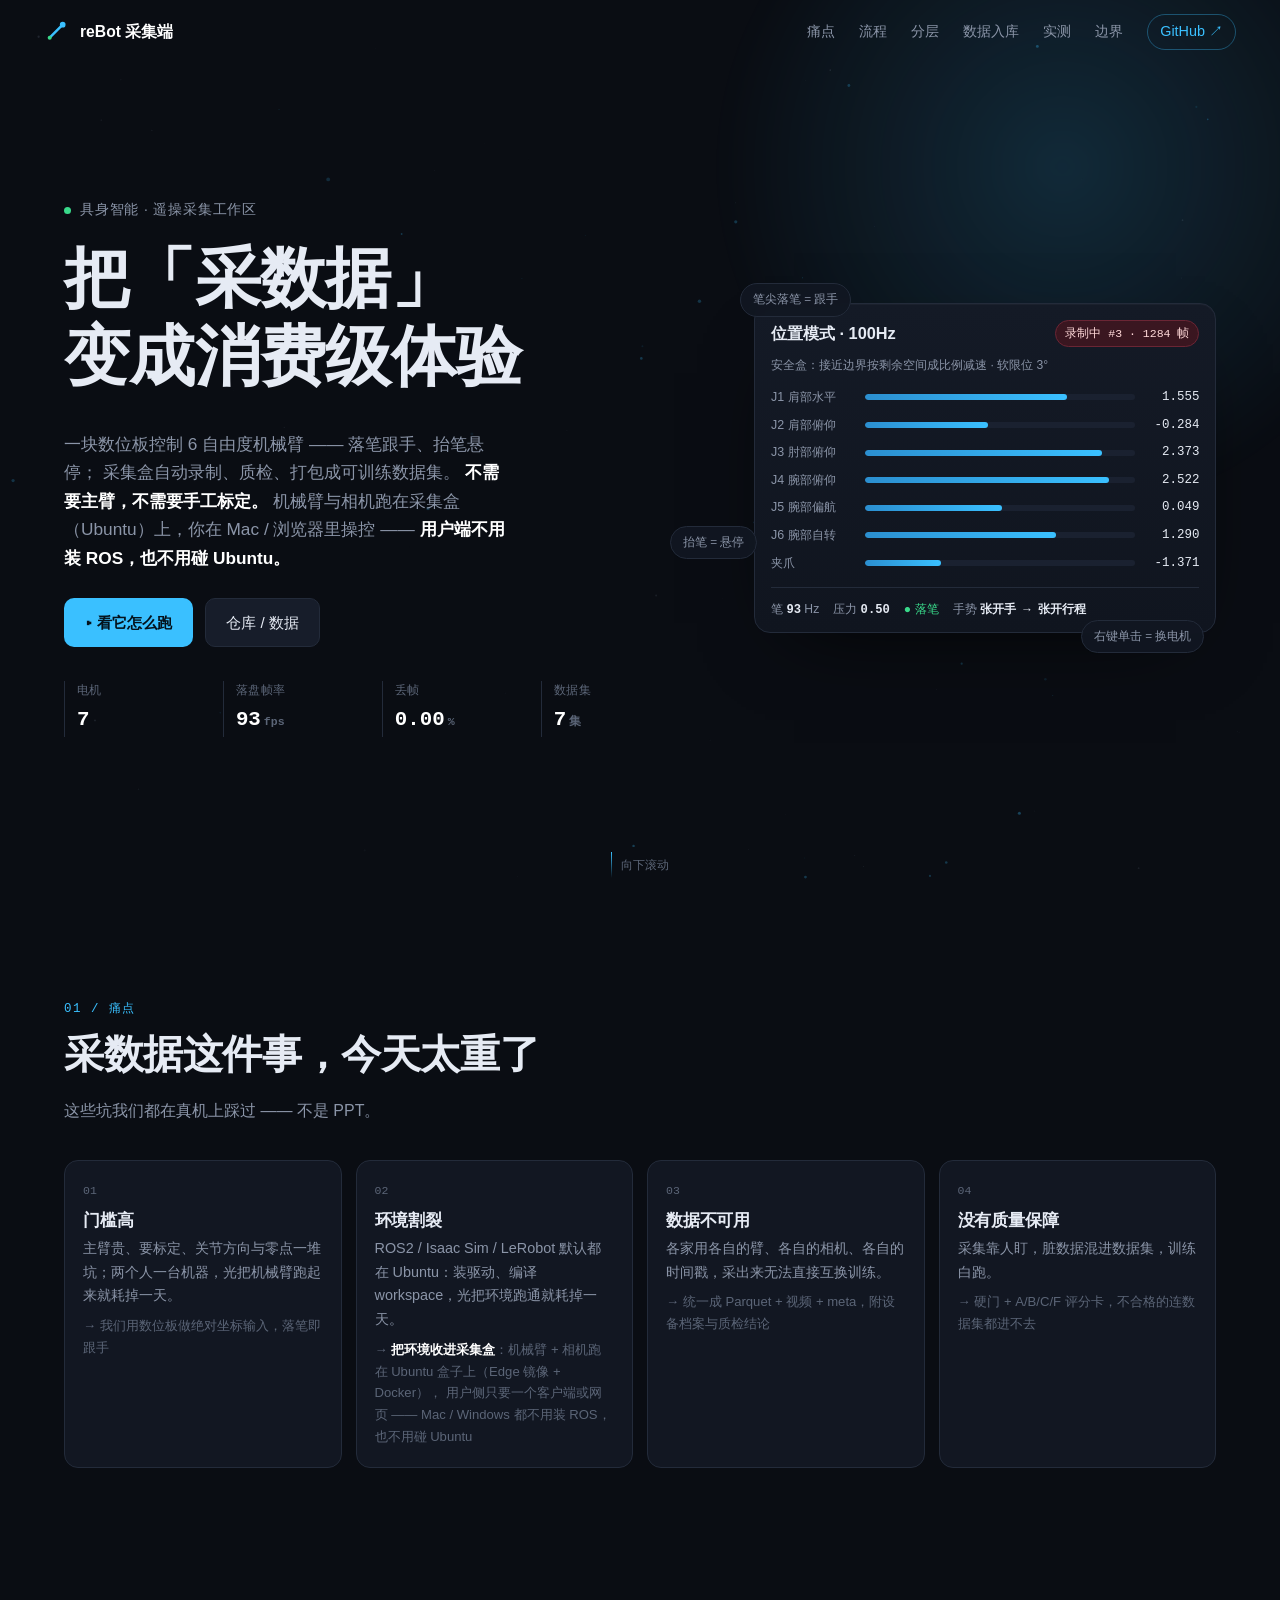
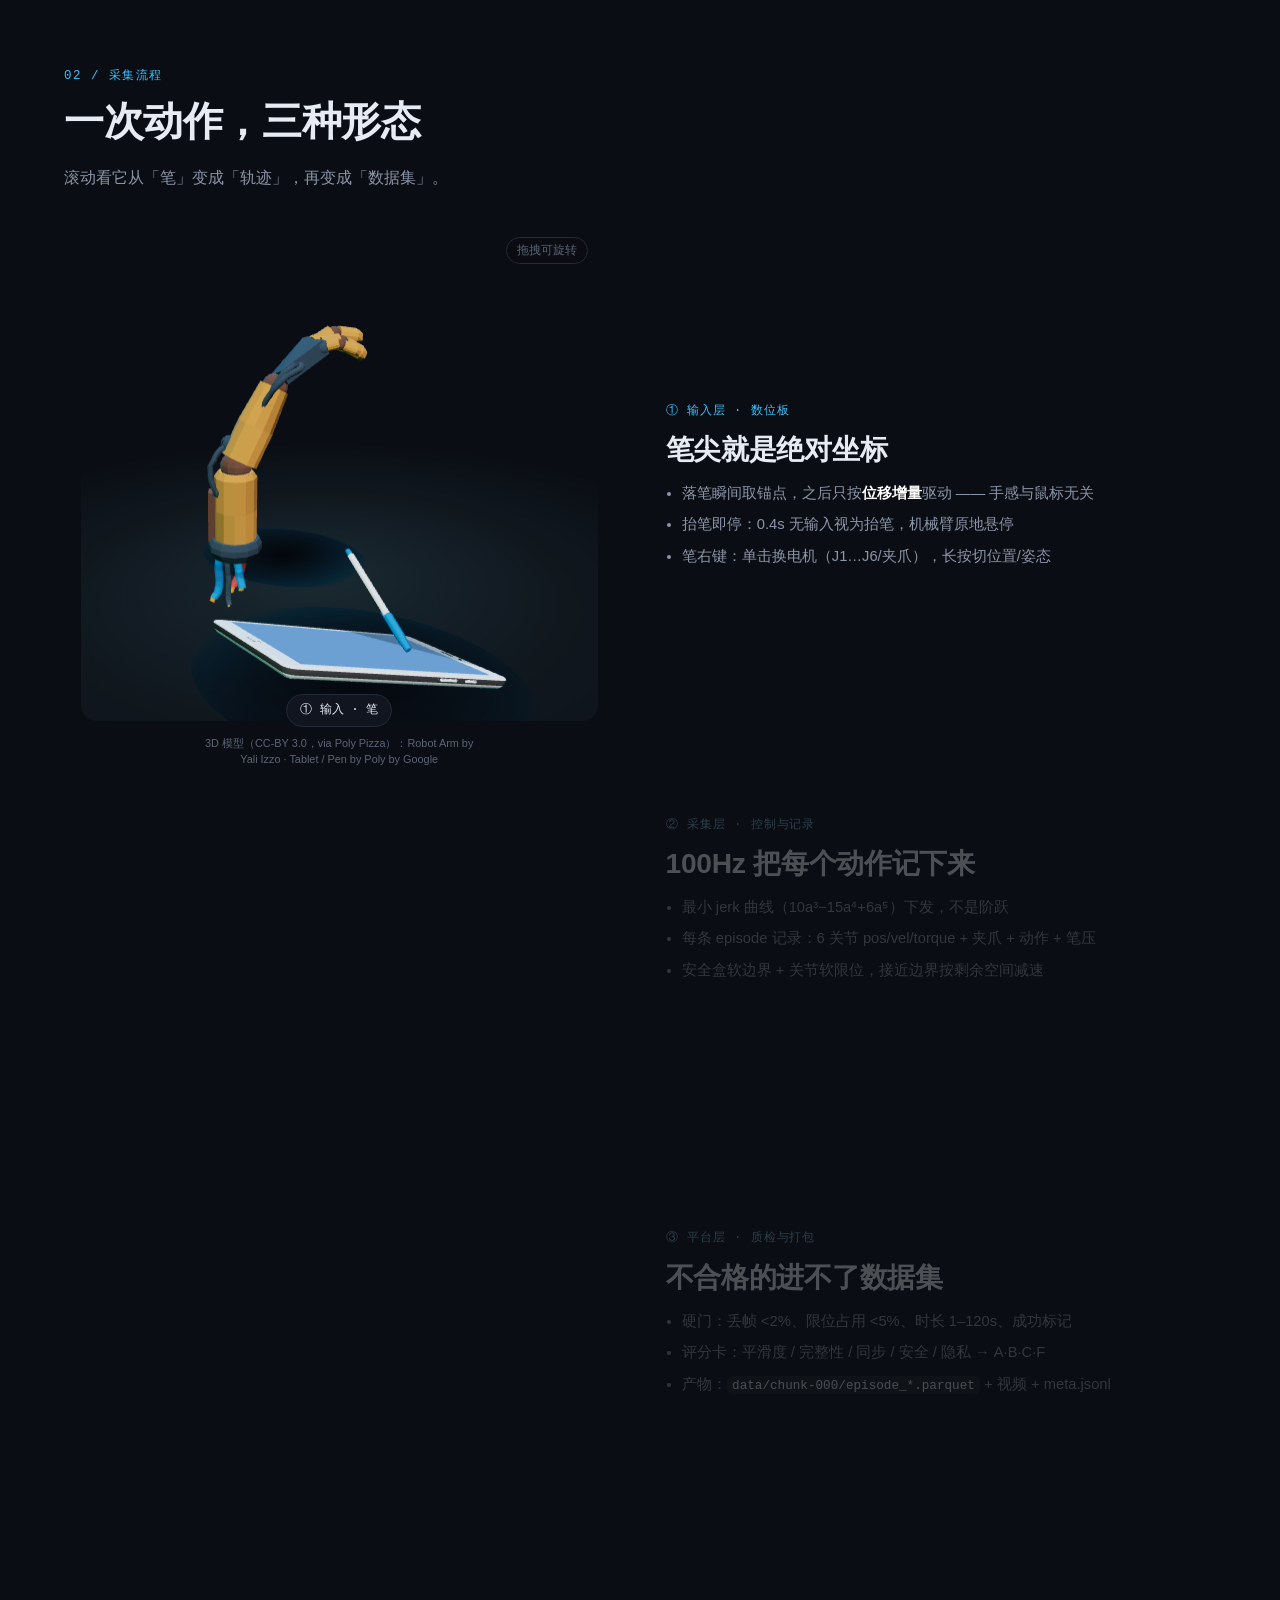
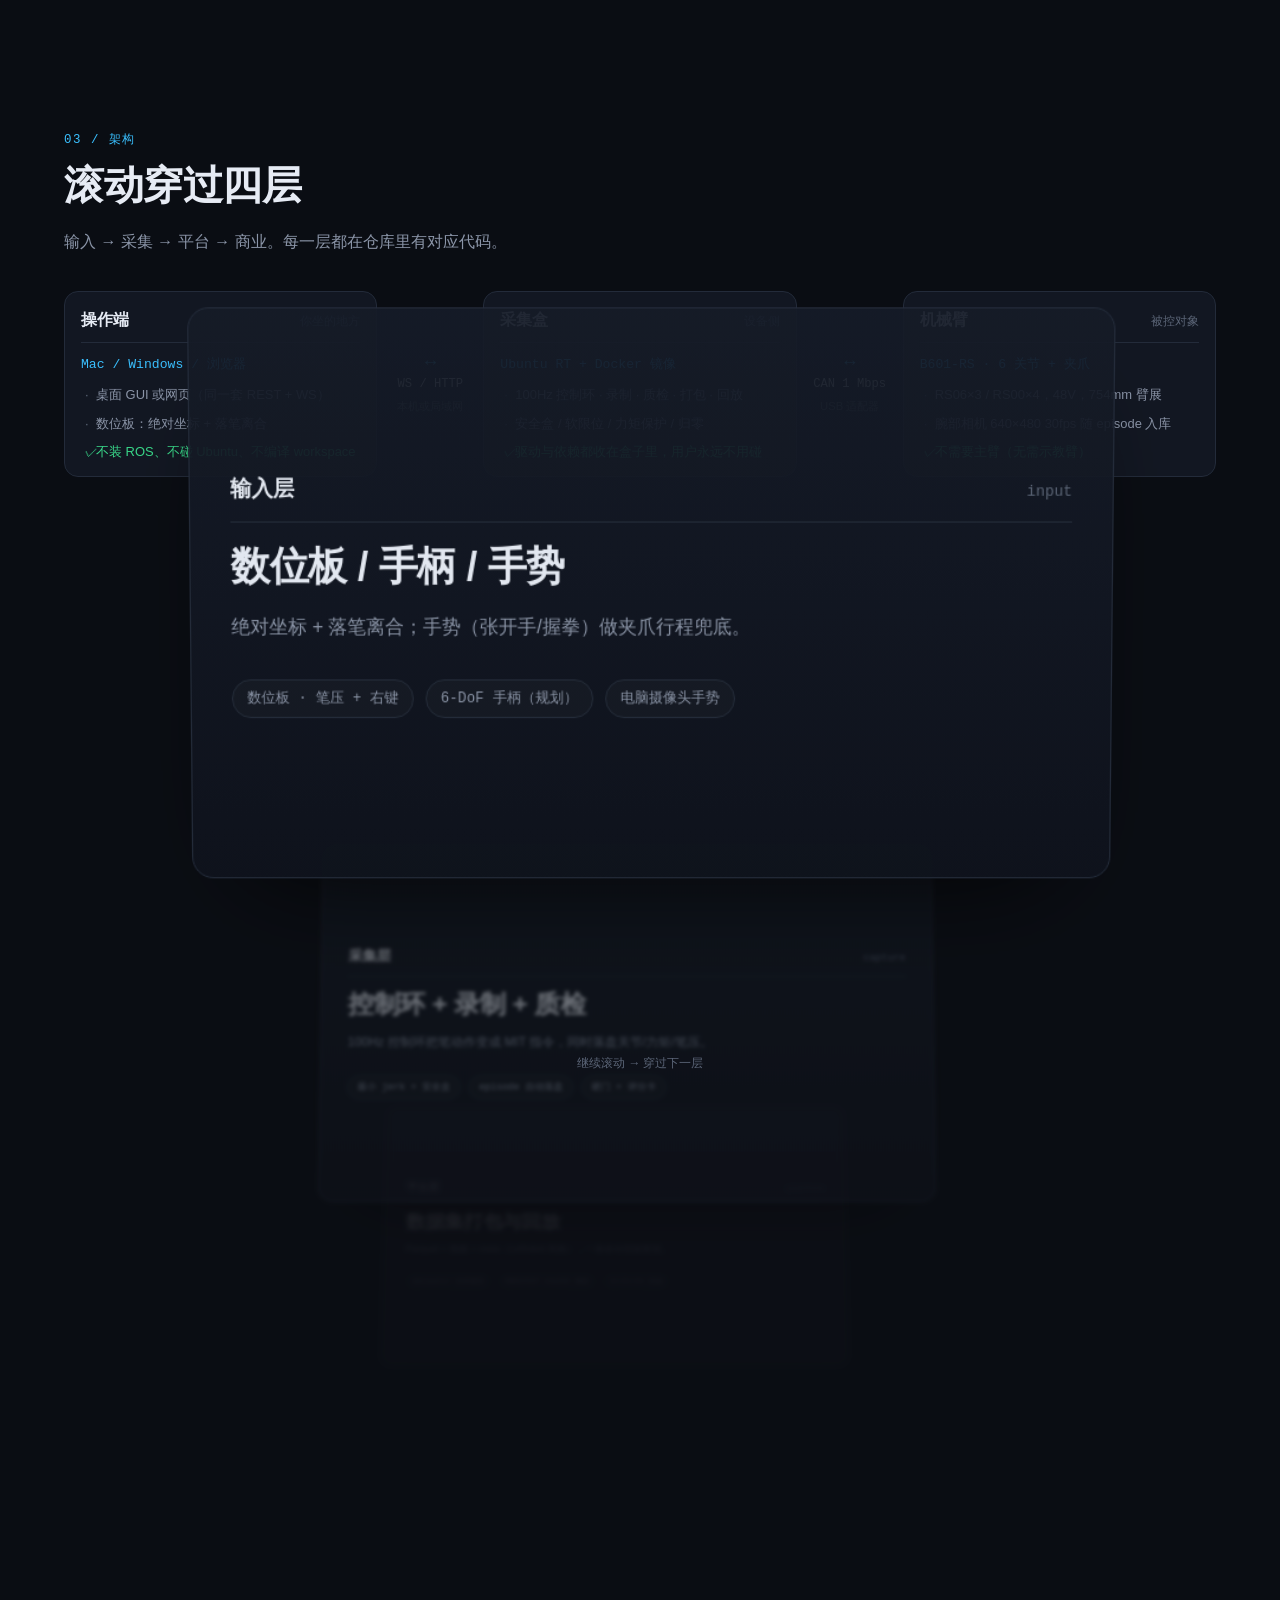
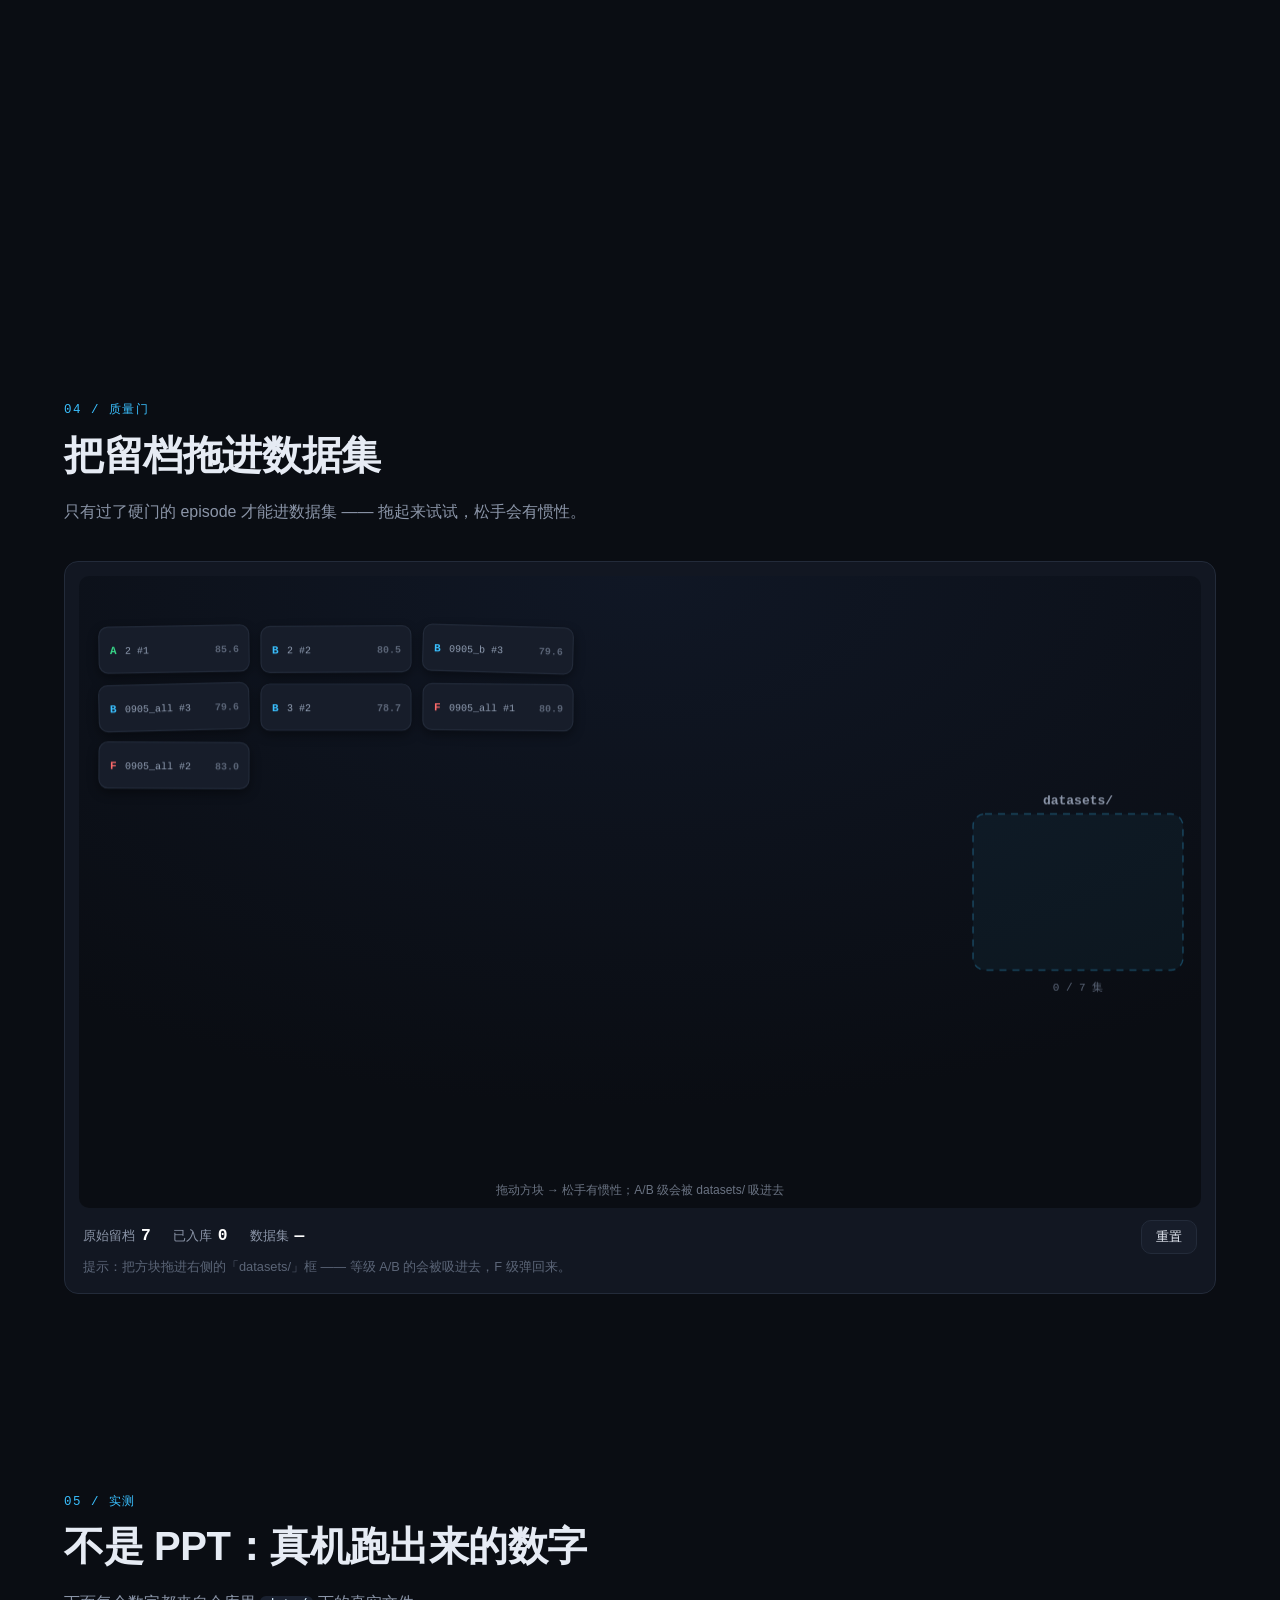
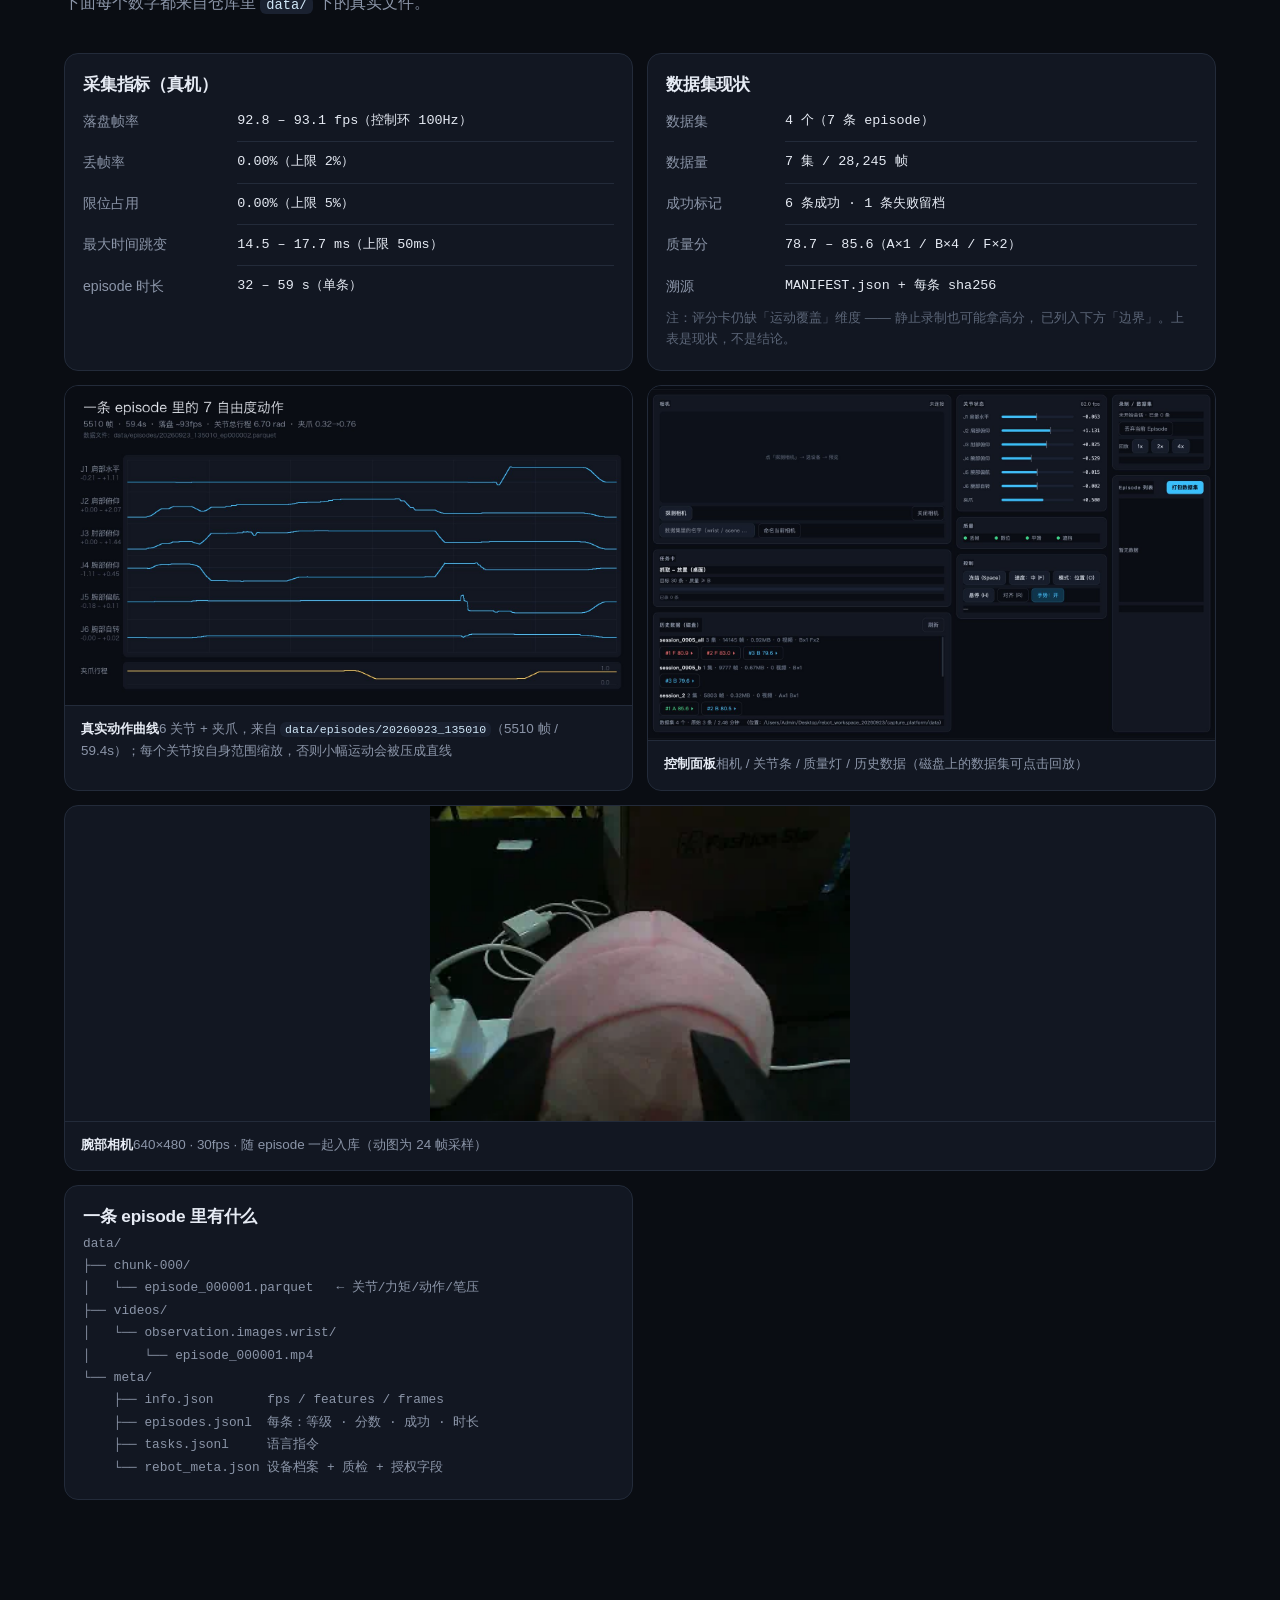
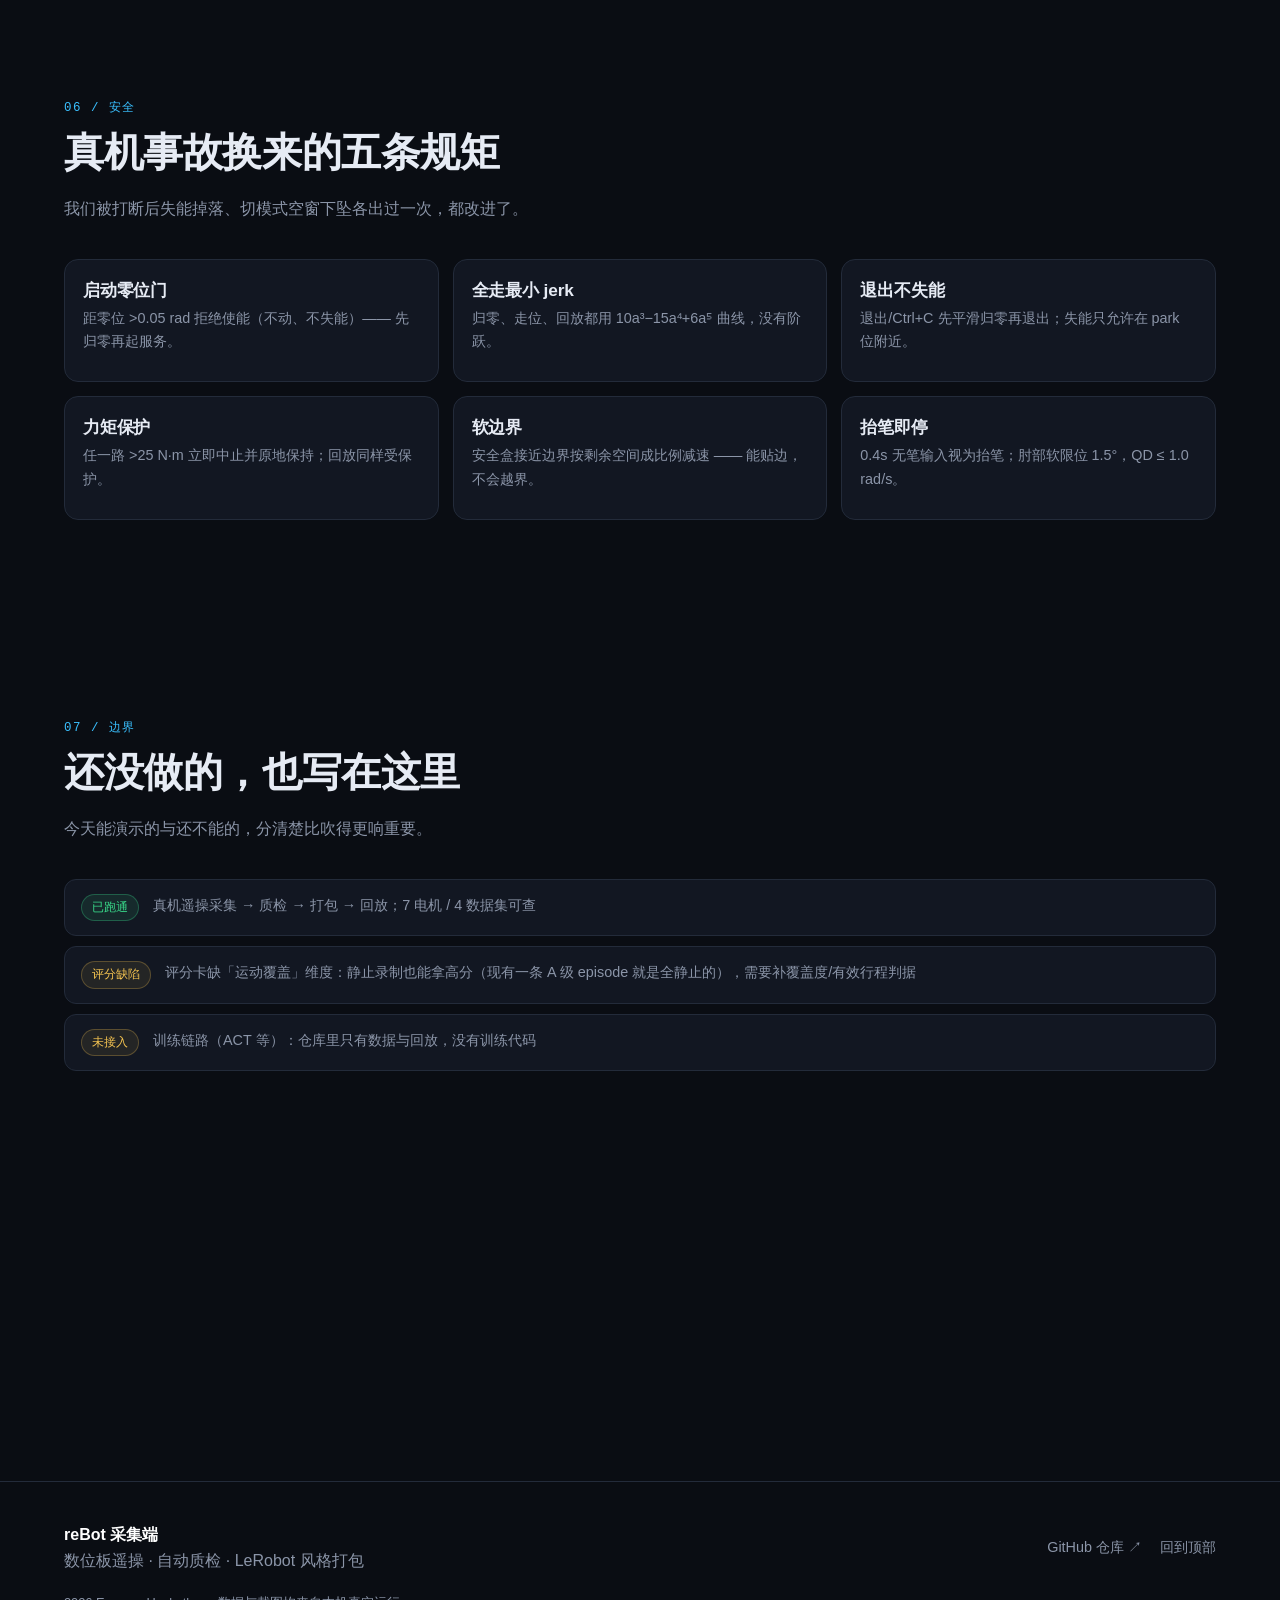
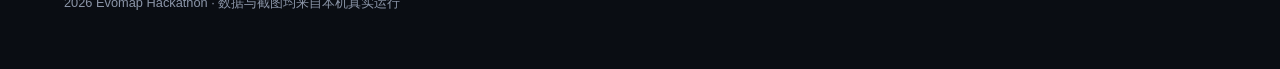
<file: index.html>
<!DOCTYPE html>
<html lang="zh-CN">
<head>
<meta charset="UTF-8" />
<meta name="viewport" content="width=device-width, initial-scale=1.0" />
<title>reBot 采集端 · 把“采数据”变成消费级体验</title>
<meta name="description" content="一块数位板遥操 6 自由度机械臂：自动录制、质检、打包成可训练的 LeRobot 风格数据集。真机跑通，数据可查。" />
<link rel="icon" href="assets/favicon.svg" type="image/svg+xml" />
<link rel="stylesheet" href="style.css" />
<script type="importmap">
{ "imports": { "three": "./vendor/three/build/three.module.js" } }
</script>
</head>
<body>

<!-- 顶部进度条 + 导航 -->
<div class="progress" aria-hidden="true"><i id="progressBar"></i></div>
<header class="nav" id="nav">
  <a class="brand" href="#top">
    <svg viewBox="0 0 64 64" width="26" height="26" aria-hidden="true">
      <path d="M14 46 L30 30 L46 14" stroke="#3ac0ff" stroke-width="6" stroke-linecap="round" fill="none"/>
      <circle cx="46" cy="14" r="7" fill="#3ac0ff"/><circle cx="14" cy="46" r="5" fill="#39d98a"/>
    </svg>
    <strong>reBot 采集端</strong>
  </a>
  <nav class="nav-links">
    <a href="#pain">痛点</a>
    <a href="#pipeline">流程</a>
    <a href="#stack">分层</a>
    <a href="#play">数据入库</a>
    <a href="#proof">实测</a>
    <a href="#limits">边界</a>
    <a class="nav-cta" href="https://github.com/voicepeak/2026Evomap-hackathon" target="_blank" rel="noopener">GitHub ↗</a>
  </nav>
</header>

<!-- ============================ HERO（指针视差） ============================ -->
<section class="hero" id="top">
  <canvas class="hero-canvas" id="heroCanvas" aria-hidden="true"></canvas>
  <div class="hero-glow" id="heroGlow" aria-hidden="true"></div>

  <div class="hero-inner">
    <div class="hero-copy" data-depth="0.35">
      <p class="eyebrow"><span class="dot-live"></span>具身智能 · 遥操采集工作区</p>
      <h1>把「采数据」<br />变成消费级体验</h1>
      <p class="lede">
        一块数位板控制 6 自由度机械臂 —— 落笔跟手、抬笔悬停；
        采集盒自动录制、质检、打包成可训练数据集。
        <strong>不需要主臂，不需要手工标定。</strong>
        机械臂与相机跑在采集盒（Ubuntu）上，你在 Mac / 浏览器里操控 ——
        <strong>用户端不用装 ROS，也不用碰 Ubuntu。</strong>
      </p>
      <div class="cta-row">
        <a class="btn btn-primary" href="#pipeline">▸ 看它怎么跑</a>
        <a class="btn btn-ghost" href="https://github.com/voicepeak/2026Evomap-hackathon" target="_blank" rel="noopener">仓库 / 数据</a>
      </div>
      <dl class="hero-stats">
        <div><dt>电机</dt><dd><b data-count="7">0</b></dd></div>
        <div><dt>落盘帧率</dt><dd><b data-count="93">0</b><i>fps</i></dd></div>
        <div><dt>丢帧</dt><dd><b data-count="0" data-decimals="2">0</b><i>%</i></dd></div>
        <div><dt>数据集</dt><dd><b data-count="7">0</b><i>集</i></dd></div>
      </dl>
    </div>

    <div class="hero-visual" data-depth="0.75">
      <div class="hud-card" id="hudCard">
        <div class="hud-head">
          <span class="hud-title">位置模式 · 100Hz</span>
          <span class="hud-badge">录制中 #3 · 1284 帧</span>
        </div>
        <div class="hud-msg">安全盒：接近边界按剩余空间成比例减速 · 软限位 3°</div>
        <div class="joints" id="jointRows"></div>
        <div class="hud-foot">
          <span>笔 <b id="penHz">0</b> Hz</span>
          <span>压力 <b>0.50</b></span>
          <span class="ok">● 落笔</span>
          <span>手势 <b>张开手 → 张开行程</b></span>
        </div>
      </div>
      <div class="float-chip chip-a">笔尖落笔 = 跟手</div>
      <div class="float-chip chip-b">抬笔 = 悬停</div>
      <div class="float-chip chip-c">右键单击 = 换电机</div>
    </div>
  </div>
  <div class="scroll-hint" aria-hidden="true"><span></span>向下滚动</div>
</section>

<main>

<!-- ============================ 痛点（悬停交互） ============================ -->
<section class="section" id="pain">
  <div class="section-head reveal">
    <p class="kicker">01 / 痛点</p>
    <h2>采数据这件事，今天太重了</h2>
    <p class="section-sub">这些坑我们都在真机上踩过 —— 不是 PPT。</p>
  </div>
  <div class="grid grid-4">
    <article class="card tilt reveal" data-spot>
      <span class="card-num">01</span>
      <h3>门槛高</h3>
      <p>主臂贵、要标定、关节方向与零点一堆坑；两个人一台机器，光把机械臂跑起来就耗掉一天。</p>
      <p class="card-foot">→ 我们用数位板做绝对坐标输入，落笔即跟手</p>
    </article>
    <article class="card tilt reveal" data-spot>
      <span class="card-num">02</span>
      <h3>环境割裂</h3>
      <p>ROS2 / Isaac Sim / LeRobot 默认都在 Ubuntu：装驱动、编译 workspace，光把环境跑通就耗掉一天。</p>
      <p class="card-foot">→ <b>把环境收进采集盒</b>：机械臂 + 相机跑在 Ubuntu 盒子上（Edge 镜像 + Docker），
        用户侧只要一个客户端或网页 —— Mac / Windows 都不用装 ROS，也不用碰 Ubuntu</p>
    </article>
    <article class="card tilt reveal" data-spot>
      <span class="card-num">03</span>
      <h3>数据不可用</h3>
      <p>各家用各自的臂、各自的相机、各自的时间戳，采出来无法直接互换训练。</p>
      <p class="card-foot">→ 统一成 Parquet + 视频 + meta，附设备档案与质检结论</p>
    </article>
    <article class="card tilt reveal" data-spot>
      <span class="card-num">04</span>
      <h3>没有质量保障</h3>
      <p>采集靠人盯，脏数据混进数据集，训练白跑。</p>
      <p class="card-foot">→ 硬门 + A/B/C/F 评分卡，不合格的连数据集都进不去</p>
    </article>
  </div>
</section>

<!-- ============================ 流程（滚动 morph） ============================ -->
<section class="section section-morph" id="pipeline">
  <div class="section-head reveal">
    <p class="kicker">02 / 采集流程</p>
    <h2>一次动作，三种形态</h2>
    <p class="section-sub">滚动看它从「笔」变成「轨迹」，再变成「数据集」。</p>
  </div>

  <div class="morph-wrap" id="morphWrap">
    <div class="morph-sticky">
      <div class="stage3d" id="stage3d">
        <img class="stage3d-poster" id="stage3dPoster" src="assets/models/scene_poster.jpg"
             alt="机械臂与数位板 3D 场景静态图" />
        <canvas id="scene3d" aria-label="可拖拽旋转的 3D 场景"></canvas>
        <div class="morph-badge" id="morphBadge">① 输入 · 笔</div>
        <p class="stage3d-hint">拖拽可旋转</p>
      </div>
      <p class="stage3d-credit">
        3D 模型（CC-BY 3.0，via Poly Pizza）：Robot Arm by Yali Izzo ·
        Tablet / Pen by Poly by Google
      </p>
    </div>

    <div class="morph-steps">
      <article class="morph-step" data-step="0">
        <p class="step-kicker">① 输入层 · 数位板</p>
        <h3>笔尖就是绝对坐标</h3>
        <ul>
          <li>落笔瞬间取锚点，之后只按<b>位移增量</b>驱动 —— 手感与鼠标无关</li>
          <li>抬笔即停：0.4s 无输入视为抬笔，机械臂原地悬停</li>
          <li>笔右键：单击换电机（J1…J6/夹爪），长按切位置/姿态</li>
        </ul>
      </article>
      <article class="morph-step" data-step="1">
        <p class="step-kicker">② 采集层 · 控制与记录</p>
        <h3>100Hz 把每个动作记下来</h3>
        <ul>
          <li>最小 jerk 曲线（10a³−15a⁴+6a⁵）下发，不是阶跃</li>
          <li>每条 episode 记录：6 关节 pos/vel/torque + 夹爪 + 动作 + 笔压</li>
          <li>安全盒软边界 + 关节软限位，接近边界按剩余空间减速</li>
        </ul>
      </article>
      <article class="morph-step" data-step="2">
        <p class="step-kicker">③ 平台层 · 质检与打包</p>
        <h3>不合格的进不了数据集</h3>
        <ul>
          <li>硬门：丢帧 &lt;2%、限位占用 &lt;5%、时长 1–120s、成功标记</li>
          <li>评分卡：平滑度 / 完整性 / 同步 / 安全 / 隐私 → A·B·C·F</li>
          <li>产物：<code>data/chunk-000/episode_*.parquet</code> + 视频 + meta.jsonl</li>
        </ul>
      </article>
    </div>
  </div>
</section>

<!-- ============================ 分层（滚动 3D 导航） ============================ -->
<section class="section section-fly" id="stack">
  <div class="section-head reveal">
    <p class="kicker">03 / 架构</p>
    <h2>滚动穿过四层</h2>
    <p class="section-sub">输入 → 采集 → 平台 → 商业。每一层都在仓库里有对应代码。</p>
  </div>

  <!-- 部署形态：回答"谁需要 Ubuntu" -->
  <div class="deploy reveal">
    <div class="dep-box">
      <header><span>操作端</span><i>你坐的地方</i></header>
      <p class="dep-role">Mac / Windows / 浏览器</p>
      <ul>
        <li>桌面 GUI 或网页（同一套 REST + WS）</li>
        <li>数位板：绝对坐标 + 落笔离合</li>
        <li class="ok">不装 ROS、不碰 Ubuntu、不编译 workspace</li>
      </ul>
    </div>
    <div class="dep-link"><b>WS / HTTP</b><span>本机或局域网</span></div>
    <div class="dep-box">
      <header><span>采集盒</span><i>设备侧</i></header>
      <p class="dep-role">Ubuntu RT + Docker 镜像</p>
      <ul>
        <li>100Hz 控制环 · 录制 · 质检 · 打包 · 回放</li>
        <li>安全盒 / 软限位 / 力矩保护 / 归零</li>
        <li class="ok">驱动与依赖都收在盒子里，用户永远不用碰</li>
      </ul>
    </div>
    <div class="dep-link"><b>CAN 1 Mbps</b><span>USB 适配器</span></div>
    <div class="dep-box">
      <header><span>机械臂</span><i>被控对象</i></header>
      <p class="dep-role">B601-RS · 6 关节 + 夹爪</p>
      <ul>
        <li>RS06×3 / RS00×4，48V，754mm 臂展</li>
        <li>腕部相机 640×480 30fps 随 episode 入库</li>
        <li class="ok">不需要主臂（无需示教臂）</li>
      </ul>
    </div>
  </div>

  <div class="fly" id="fly">
    <div class="fly-stage" id="flyStage">
      <article class="fly-layer" style="--i:0">
        <header><span>输入层</span><i>input</i></header>
        <h3>数位板 / 手柄 / 手势</h3>
        <p>绝对坐标 + 落笔离合；手势（张开手/握拳）做夹爪行程兜底。</p>
        <ul><li>数位板 · 笔压 + 右键</li><li>6-DoF 手柄（规划）</li><li>电脑摄像头手势</li></ul>
      </article>
      <article class="fly-layer" style="--i:1">
        <header><span>采集层</span><i>capture</i></header>
        <h3>控制环 + 录制 + 质检</h3>
        <p>100Hz 控制环把笔动作变成 MIT 指令，同时落盘关节/力矩/笔压。</p>
        <ul><li>最小 jerk + 安全盒</li><li>episode 自动落盘</li><li>硬门 + 评分卡</li></ul>
      </article>
      <article class="fly-layer" style="--i:2">
        <header><span>平台层</span><i>platform</i></header>
        <h3>数据集打包与回放</h3>
        <p>Parquet + 视频 + meta（LeRobot 风格），一条命令回放复现。</p>
        <ul><li>datasets/ 目录规范</li><li>MANIFEST sha256 溯源</li><li>1×/2×/4× 回放</li></ul>
      </article>
      <article class="fly-layer" style="--i:3">
        <header><span>商业层</span><i>market</i></header>
        <h3>可交付的数据包</h3>
        <p>带设备档案、质量分、授权字段的数据包 —— 卖工具，也卖标准。</p>
        <ul><li>工具 + 服务 + 数据</li><li>质量分可交易</li><li>溯源待接签名</li></ul>
      </article>
    </div>
    <p class="fly-hint">继续滚动 → 穿过下一层</p>
  </div>
</section>

<!-- ============================ 拖拽物理 ============================ -->
<section class="section section-play" id="play">
  <div class="section-head reveal">
    <p class="kicker">04 / 质量门</p>
    <h2>把留档拖进数据集</h2>
    <p class="section-sub">只有过了硬门的 episode 才能进数据集 —— 拖起来试试，松手会有惯性。</p>
  </div>

  <div class="play-wrap reveal">
    <canvas id="playCanvas"></canvas>
    <div class="play-hud">
      <div class="play-stat"><span>原始留档</span><b id="playRaw">7</b></div>
      <div class="play-stat"><span>已入库</span><b id="playPacked">0</b></div>
      <div class="play-stat"><span>数据集</span><b id="playLabels">—</b></div>
      <button class="btn btn-ghost" id="playReset" type="button">重置</button>
    </div>
    <p class="play-tip">提示：把方块拖进右侧的「datasets/」框 —— 等级 A/B 的会被吸进去，F 级弹回来。</p>
  </div>
</section>

<!-- ============================ 实测（数据 + 素材） ============================ -->
<section class="section" id="proof">
  <div class="section-head reveal">
    <p class="kicker">05 / 实测</p>
    <h2>不是 PPT：真机跑出来的数字</h2>
    <p class="section-sub">下面每个数字都来自仓库里 <code>data/</code> 下的真实文件。</p>
  </div>

  <div class="grid grid-2">
    <div class="card reveal" data-spot>
      <h3>采集指标（真机）</h3>
      <table class="data-table">
        <tbody>
          <tr><th>落盘帧率</th><td>92.8 – 93.1 fps（控制环 100Hz）</td></tr>
          <tr><th>丢帧率</th><td>0.00%（上限 2%）</td></tr>
          <tr><th>限位占用</th><td>0.00%（上限 5%）</td></tr>
          <tr><th>最大时间跳变</th><td>14.5 – 17.7 ms（上限 50ms）</td></tr>
          <tr><th>episode 时长</th><td>32 – 59 s（单条）</td></tr>
        </tbody>
      </table>
    </div>
    <div class="card reveal" data-spot>
      <h3>数据集现状</h3>
      <table class="data-table">
        <tbody>
          <tr><th>数据集</th><td>4 个（7 条 episode）</td></tr>
          <tr><th>数据量</th><td>7 集 / 28,245 帧</td></tr>
          <tr><th>成功标记</th><td>6 条成功 · 1 条失败留档</td></tr>
          <tr><th>质量分</th><td>78.7 – 85.6（A×1 / B×4 / F×2）</td></tr>
          <tr><th>溯源</th><td>MANIFEST.json + 每条 sha256</td></tr>
        </tbody>
      </table>
      <p class="card-foot">注：评分卡仍缺「运动覆盖」维度 —— 静止录制也可能拿高分，
        已列入下方「边界」。上表是现状，不是结论。</p>
    </div>
  </div>

  <div class="grid grid-2 shots">
    <figure class="shot reveal">
      <img src="assets/traj.jpg" alt="一条真实 episode 的 7 自由度动作曲线" loading="lazy" />
      <figcaption><b>真实动作曲线</b>6 关节 + 夹爪，来自 <code>data/episodes/20260923_135010</code>（5510 帧 / 59.4s）；每个关节按自身范围缩放，否则小幅运动会被压成直线</figcaption>
    </figure>
    <figure class="shot reveal">
      <img src="assets/gui_panel.jpg" alt="控制面板：相机、关节、质量、历史数据" loading="lazy" />
      <figcaption><b>控制面板</b>相机 / 关节条 / 质量灯 / 历史数据（磁盘上的数据集可点击回放）</figcaption>
    </figure>
  </div>

  <div class="grid grid-2 shots">
    <figure class="shot small reveal">
      <img src="assets/wrist.webp" alt="腕部相机画面：夹爪接近毛绒玩具" loading="lazy" />
      <figcaption><b>腕部相机</b>640×480 · 30fps · 随 episode 一起入库（动图为 24 帧采样）</figcaption>
    </figure>
    <div class="card reveal" data-spot>
      <h3>一条 episode 里有什么</h3>
      <pre class="tree">data/
├── chunk-000/
│   └── episode_000001.parquet   ← 关节/力矩/动作/笔压
├── videos/
│   └── observation.images.wrist/
│       └── episode_000001.mp4
└── meta/
    ├── info.json       fps / features / frames
    ├── episodes.jsonl  每条：等级 · 分数 · 成功 · 时长
    ├── tasks.jsonl     语言指令
    └── rebot_meta.json 设备档案 + 质检 + 授权字段</pre>
    </div>
  </div>
</section>

<!-- ============================ 安全 ============================ -->
<section class="section section-safety">
  <div class="section-head reveal">
    <p class="kicker">06 / 安全</p>
    <h2>真机事故换来的五条规矩</h2>
    <p class="section-sub">我们被打断后失能掉落、切模式空窗下坠各出过一次，都改进了。</p>
  </div>
  <div class="grid grid-3">
    <article class="card tilt reveal" data-spot><h3>启动零位门</h3><p>距零位 &gt;0.05 rad 拒绝使能（不动、不失能）—— 先归零再起服务。</p></article>
    <article class="card tilt reveal" data-spot><h3>全走最小 jerk</h3><p>归零、走位、回放都用 10a³−15a⁴+6a⁵ 曲线，没有阶跃。</p></article>
    <article class="card tilt reveal" data-spot><h3>退出不失能</h3><p>退出/Ctrl+C 先平滑归零再退出；失能只允许在 park 位附近。</p></article>
    <article class="card tilt reveal" data-spot><h3>力矩保护</h3><p>任一路 &gt;25 N·m 立即中止并原地保持；回放同样受保护。</p></article>
    <article class="card tilt reveal" data-spot><h3>软边界</h3><p>安全盒接近边界按剩余空间成比例减速 —— 能贴边，不会越界。</p></article>
    <article class="card tilt reveal" data-spot><h3>抬笔即停</h3><p>0.4s 无笔输入视为抬笔；肘部软限位 1.5°，QD ≤ 1.0 rad/s。</p></article>
  </div>
</section>

<!-- ============================ 边界 ============================ -->
<section class="section section-limits" id="limits">
  <div class="section-head reveal">
    <p class="kicker">07 / 边界</p>
    <h2>还没做的，也写在这里</h2>
    <p class="section-sub">今天能演示的与还不能的，分清楚比吹得更响重要。</p>
  </div>
  <div class="limits">
    <div class="limit reveal"><span class="tag tag-do">已跑通</span><p>真机遥操采集 → 质检 → 打包 → 回放；7 电机 / 4 数据集可查</p></div>
    <div class="limit reveal"><span class="tag tag-todo">评分缺陷</span><p>评分卡缺「运动覆盖」维度：静止录制也能拿高分（现有一条 A 级 episode 就是全静止的），需要补覆盖度/有效行程判据</p></div>
    <div class="limit reveal"><span class="tag tag-todo">未接入</span><p>训练链路（ACT 等）：仓库里只有数据与回放，没有训练代码</p></div>
    <div class="limit reveal"><span class="tag tag-todo">未对齐</span><p>数据集是 LeRobot 风格，但未逐字段对齐 v3，需要转换器</p></div>
    <div class="limit reveal"><span class="tag tag-todo">待加</span><p>多路同录（wrist + scene）：当前只录选中的那一路相机</p></div>
    <div class="limit reveal"><span class="tag tag-todo">待接</span><p>自动成功判定（夹爪力/位置）、设备序列号与标定哈希签名</p></div>
    <div class="limit reveal"><span class="tag tag-todo">规模</span><p>现有 6 条成功样本；单任务可用训练量需 ≥50 条</p></div>
  </div>
</section>

</main>

<footer class="footer">
  <div class="footer-inner">
    <div>
      <strong>reBot 采集端</strong>
      <p class="muted">数位板遥操 · 自动质检 · LeRobot 风格打包</p>
    </div>
    <div class="footer-links">
      <a href="https://github.com/voicepeak/2026Evomap-hackathon" target="_blank" rel="noopener">GitHub 仓库 ↗</a>
      <a href="#top">回到顶部</a>
    </div>
    <p class="muted small">2026 Evomap Hackathon · 数据与截图均来自本机真实运行</p>
  </div>
</footer>

<script src="app.js"></script>
</body>
</html>
</file>
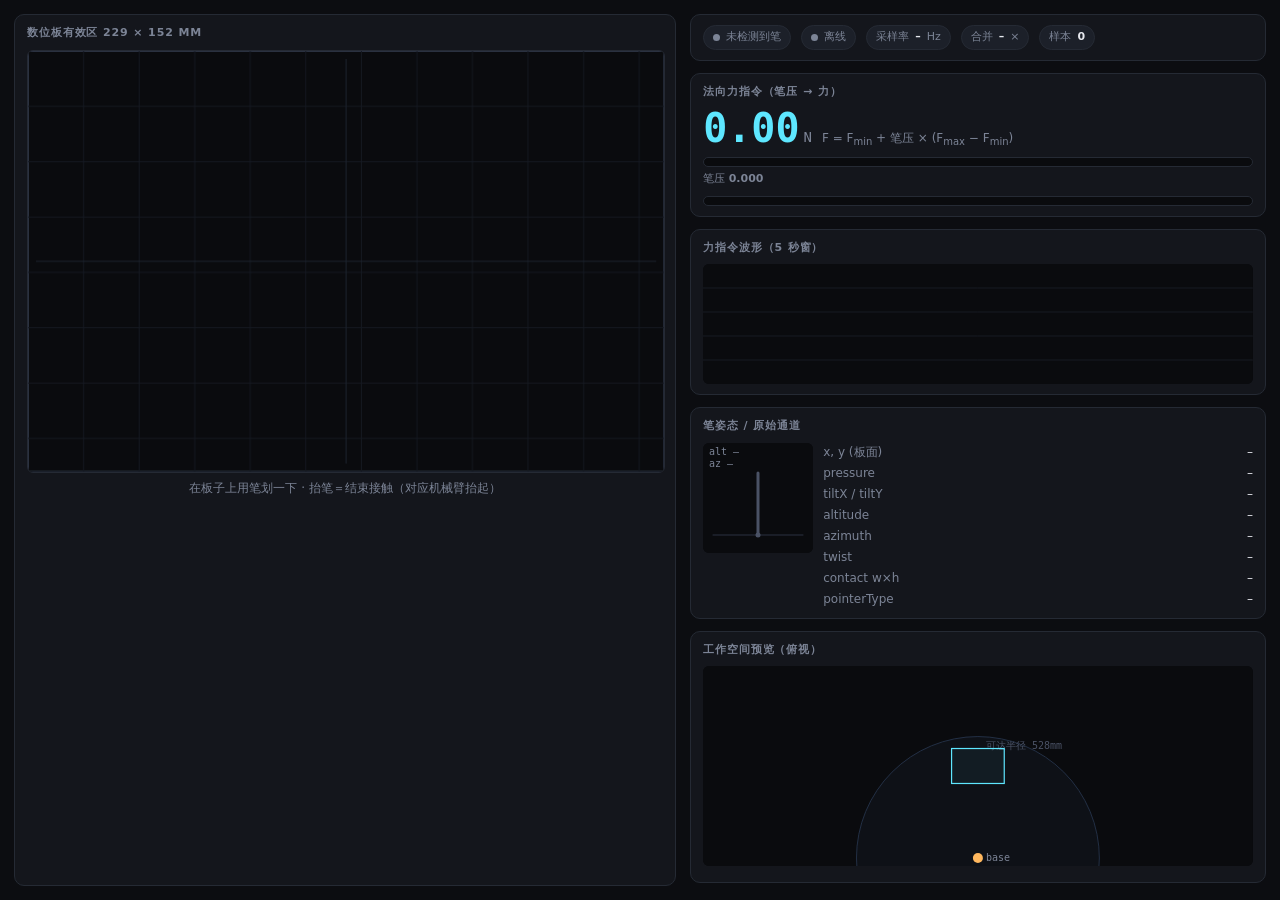
<file: tablet_teleop/web/index.html>
<!doctype html>
<html lang="zh-CN">
<head>
<meta charset="utf-8">
<title>数位板采集 · M0 · tablet_teleop</title>
<meta name="viewport" content="width=device-width,initial-scale=1">
<style>
  :root{
    --bg:#0c0d11; --panel:#14161c; --line:#252a34; --fg:#e6e8ee; --dim:#7c8496;
    --accent:#5ee7ff; --accent2:#ffb85e; --ok:#4ade80; --bad:#f87171;
  }
  *{box-sizing:border-box}
  html,body{margin:0;height:100%;background:var(--bg);color:var(--fg);
    font:13px/1.5 -apple-system,BlinkMacSystemFont,"SF Pro SC","PingFang SC",system-ui,sans-serif}
  .app{display:grid;grid-template-columns:minmax(420px,1.15fr) minmax(360px,1fr);
    gap:14px;padding:14px;height:100%}
  .col{display:flex;flex-direction:column;gap:12px;min-height:0;overflow:auto}
  .card{background:var(--panel);border:1px solid var(--line);border-radius:10px;padding:10px 12px}
  .card h3{margin:0 0 8px;font-size:11px;font-weight:600;letter-spacing:.08em;
    text-transform:uppercase;color:var(--dim)}
  canvas{display:block;width:100%;border-radius:6px;background:#0a0b0e}
  #pad{touch-action:none;user-select:none;-webkit-user-select:none;cursor:crosshair;
    border:1px solid var(--line)}
  .row{display:flex;gap:10px;align-items:center;flex-wrap:wrap}
  .badge{display:inline-flex;align-items:center;gap:6px;padding:3px 9px;border-radius:999px;
    background:#1c2029;border:1px solid var(--line);font-size:11px;color:var(--dim)}
  .badge b{color:var(--fg);font-weight:600;font-variant-numeric:tabular-nums}
  .dot{width:7px;height:7px;border-radius:50%;background:var(--dim)}
  .dot.ok{background:var(--ok);box-shadow:0 0 8px var(--ok)}
  .dot.bad{background:var(--bad)}
  .big{font:600 40px/1 ui-monospace,SFMono-Regular,Menlo,monospace;
    font-variant-numeric:tabular-nums;color:var(--accent)}
  .big small{font-size:14px;color:var(--dim);font-weight:400;margin-left:4px}
  .bar{height:10px;background:#0a0b0e;border:1px solid var(--line);border-radius:5px;
    overflow:hidden;margin-top:8px}
  .bar>i{display:block;height:100%;background:linear-gradient(90deg,#2b6f80,var(--accent));
    width:0%;transition:width .04s linear}
  .bar.f>i{background:linear-gradient(90deg,#7a5024,var(--accent2))}
  .kv{display:grid;grid-template-columns:auto 1fr;gap:3px 12px;font-size:12px}
  .kv span:nth-child(odd){color:var(--dim)}
  .kv span:nth-child(even){font-variant-numeric:tabular-nums;text-align:right}
  label{display:flex;justify-content:space-between;align-items:center;gap:8px;
    font-size:12px;color:var(--dim);margin:6px 0}
  input[type=range]{width:150px;accent-color:var(--accent)}
  input[type=number]{width:70px;background:#0a0b0e;border:1px solid var(--line);
    color:var(--fg);border-radius:5px;padding:2px 6px;font-size:12px;text-align:right}
  button{background:#1c2029;border:1px solid var(--line);color:var(--fg);
    border-radius:6px;padding:5px 11px;font-size:12px;cursor:pointer}
  button:hover{border-color:var(--accent);color:var(--accent)}
  button.on{border-color:var(--ok);color:var(--ok)}
  table{width:100%;border-collapse:collapse;font:11px/1.4 ui-monospace,Menlo,monospace;
    font-variant-numeric:tabular-nums}
  th,td{text-align:right;padding:2px 4px;border-bottom:1px solid #1b1f27;color:var(--fg)}
  th{color:var(--dim);font-weight:500}
  td:first-child,th:first-child{text-align:left}
  .hint{color:var(--dim);font-size:12px;text-align:center;padding:6px}
  .warn{color:var(--accent2)}
  .err{color:var(--bad)}
</style>
</head>
<body>
<div class="app">

  <!-- ── 左：板面 ───────────────────────────────────────────── -->
  <div class="col">
    <div class="card" style="flex:1;display:flex;flex-direction:column;min-height:0">
      <h3>数位板有效区 <span id="padSize" style="color:var(--dim)"></span></h3>
      <canvas id="pad"></canvas>
      <div class="hint">在板子上用笔划一下 · 抬笔＝结束接触（对应机械臂抬起）</div>
    </div>
  </div>

  <!-- ── 右：面板 ───────────────────────────────────────────── -->
  <div class="col">

    <div class="card">
      <div class="row">
        <span class="badge"><i class="dot" id="dotDevice"></i><span id="device">未检测到</span></span>
        <span class="badge"><i class="dot" id="dotConn"></i><span id="conn">离线</span></span>
        <span class="badge">采样率 <b id="rate">–</b> Hz</span>
        <span class="badge">合并 <b id="coalesce">–</b>×</span>
        <span class="badge">样本 <b id="count">0</b></span>
      </div>
    </div>

    <div class="card">
      <h3>法向力指令（笔压 → 力）</h3>
      <div class="row" style="align-items:baseline">
        <div class="big" id="fdes">0.00<small>N</small></div>
        <div style="color:var(--dim);font-size:12px">
          F = F<sub>min</sub> + 笔压 × (F<sub>max</sub> − F<sub>min</sub>)
        </div>
      </div>
      <div class="bar"><i id="barP"></i></div>
      <div style="color:var(--dim);font-size:11px;margin-top:4px">笔压 <b id="pv">0.000</b></div>
      <div class="bar f"><i id="barF"></i></div>
    </div>

    <div class="card">
      <h3>力指令波形（5 秒窗）</h3>
      <canvas id="wave" height="120"></canvas>
    </div>

    <div class="card">
      <h3>笔姿态 / 原始通道</h3>
      <div style="display:grid;grid-template-columns:110px 1fr;gap:10px">
        <canvas id="tilt" height="110"></canvas>
        <div class="kv">
          <span>x, y (板面)</span><span id="kXY">–</span>
          <span>pressure</span><span id="kP">–</span>
          <span>tiltX / tiltY</span><span id="kTilt">–</span>
          <span>altitude</span><span id="kAlt">–</span>
          <span>azimuth</span><span id="kAz">–</span>
          <span>twist</span><span id="kTw">–</span>
          <span>contact w×h</span><span id="kWH">–</span>
          <span>pointerType</span><span id="kType">–</span>
        </div>
      </div>
    </div>

    <div class="card">
      <h3>工作空间预览（俯视）</h3>
      <canvas id="work" height="200"></canvas>
      <div style="color:var(--dim);font-size:11px;margin-top:6px" id="workNote"></div>
    </div>

    <div class="card">
      <h3>映射参数</h3>
      <label>板面尺寸 (mm)
        <span><input type="number" id="padW" value="229" step="1"> ×
              <input type="number" id="padH" value="152" step="1"></span>
      </label>
      <label>板面 → 工作台 增益
        <span><input type="range" id="gain" min="0.5" max="4" step="0.1" value="1">
              <b id="gainV">1.0×</b></span>
      </label>
      <label>工作台距基座 (mm)
        <span><input type="range" id="dist" min="200" max="600" step="10" value="400">
              <b id="distV">400</b></span>
      </label>
      <label>F<sub>min</sub> (N) <input type="number" id="fmin" value="0" step="0.5"></label>
      <label>F<sub>max</sub> (N) <input type="number" id="fmax" value="12" step="0.5"></label>
      <label>可达半径 (70% 臂展, mm) <input type="number" id="reach" value="528" step="1"></label>
    </div>

    <div class="card">
      <div class="row" style="justify-content:space-between">
        <div class="row">
          <button id="btnRec">● 开始记录</button>
          <button id="btnCsv">导出 CSV</button>
          <button id="btnClr">清空画布</button>
        </div>
        <button id="btnConn">连接 bridge</button>
      </div>
      <div style="color:var(--dim);font-size:11px;margin-top:8px" id="recNote">
        记录会缓存全部样本（含力指令），导出后可直接喂给后面的数据管线。
      </div>
    </div>

    <div class="card">
      <h3>最近样本</h3>
      <table>
        <thead><tr><th>t (ms)</th><th>x</th><th>y</th><th>p</th>
          <th>tx</th><th>ty</th><th>az</th><th>touch</th></tr></thead>
        <tbody id="rawBody"></tbody>
      </table>
    </div>

  </div>
</div>

<script>
"use strict";

/* ══════════════════════════════════════════════════════════════════
   配置
   ══════════════════════════════════════════════════════════════════ */
const cfg = {
  padW: 229, padH: 152,     // mm —— 数位板有效区，按你的型号改
  gain: 1.0,                // 板面 → 工作台 缩放
  dist: 400,                // 工作台中心距机械臂基座 (mm)
  fMin: 0, fMax: 12,        // N
  reach: 528,               // mm —— 70% × 754mm 臂展，超过会让 J2 堵转
};

/* ══════════════════════════════════════════════════════════════════
   DOM
   ══════════════════════════════════════════════════════════════════ */
const $ = (id) => document.getElementById(id);
const cvPad  = $('pad'),  ctxPad  = cvPad.getContext('2d');
const cvWave = $('wave'), ctxWave = cvWave.getContext('2d');
const cvTilt = $('tilt'), ctxTilt = cvTilt.getContext('2d');
const cvWork = $('work'), ctxWork = cvWork.getContext('2d');

/* ══════════════════════════════════════════════════════════════════
   状态
   ══════════════════════════════════════════════════════════════════ */
const S = {
  samples: [],          // 速率统计用的时间戳
  wave: [],             // {t, p, f} 波形缓冲
  trail: [],            // 常驻轨迹（用于画布），上限 TRAIL_MAX
  last: null,           // 最新样本
  count: 0,
  coalesceAvg: 0,
  recording: false,
  recorded: [],         // 记录模式下的完整样本
  ws: null,
  deviceSeen: false,
};

const WAVE_WINDOW = 5000;   // ms
const TRAIL_MAX  = 3000;    // 画布上保留的最近样本数

/* ══════════════════════════════════════════════════════════════════
   HiDPI 画布尺寸管理
   ══════════════════════════════════════════════════════════════════ */
function fit(cv, h) {
  const r = cv.getBoundingClientRect();
  const dpr = window.devicePixelRatio || 1;
  const H = h ?? r.height;
  cv.width  = Math.max(1, Math.round(r.width * dpr));
  cv.height = Math.max(1, Math.round(H * dpr));
  cv.style.height = H + 'px';
  const c = cv.getContext('2d');
  c.setTransform(dpr, 0, 0, dpr, 0, 0);
  return { w: r.width, h: H };
}

let padBox = { w: 0, h: 0 };
let workBox = { w: 0, h: 0 };

function relayout() {
  // 板面画布保持数位板真实比例
  const holder = cvPad.parentElement.getBoundingClientRect();
  const avail = holder.width - 24;
  const h = Math.max(180, Math.min(avail * cfg.padH / cfg.padW, window.innerHeight * 0.62));
  const w = h * cfg.padW / cfg.padH;
  cvPad.style.width = w + 'px';
  cvPad.style.margin = '0 auto';
  padBox = fit(cvPad, h);

  workBox = fit(cvWork, 200);
  fit(cvWave, 120);
  fit(cvTilt, 110);

  $('padSize').textContent = `${cfg.padW} × ${cfg.padH} mm`;
  $('workNote').textContent = '';
  drawPad(); drawWork(); drawWave(); drawTilt();
}

/* ══════════════════════════════════════════════════════════════════
   坐标：板面 mm → 画布 px
   ══════════════════════════════════════════════════════════════════ */
const pxPerMm = () => Math.min(padBox.w / cfg.padW, padBox.h / cfg.padH);
const padOff  = () => ({
  x: (padBox.w - cfg.padW * pxPerMm()) / 2,
  y: (padBox.h - cfg.padH * pxPerMm()) / 2,
});

/* ══════════════════════════════════════════════════════════════════
   采样
   ══════════════════════════════════════════════════════════════════ */
function forceFromPressure(p, out) {
  out = out || {};
  out.F = cfg.fMin + p * (cfg.fMax - cfg.fMin);
  return out.F;
}

function handleSample(ev, coalescedCount) {
  const type = ev.pointerType || 'unknown';
  if (type === 'pen') S.deviceSeen = true;

  // 位置：clientX/Y 换算到画布内的 mm
  const r = cvPad.getBoundingClientRect();
  const o = padOff(), k = pxPerMm();
  const xmm = (ev.clientX - r.left - o.x) / k;
  const ymm = (ev.clientY - r.top  - o.y) / k;

  const p = (typeof ev.pressure === 'number') ? ev.pressure : 0;
  const touching = (ev.buttons & 1) === 1 || p > 0;

  const s = {
    t: performance.now(),
    ts: ev.timeStamp,
    x: xmm, y: ymm,
    p: p,
    tx: ev.tiltX || 0,
    ty: ev.tiltY || 0,
    alt: (typeof ev.altitudeAngle === 'number') ? ev.altitudeAngle : null,
    az:  (typeof ev.azimuthAngle  === 'number') ? ev.azimuthAngle  : null,
    tw:  ev.twist || 0,
    w: ev.width || 0,
    h: ev.height || 0,
    type: type,
    touching: touching,
    F: forceFromPressure(p),
  };

  S.last = s;
  S.count++;
  S.samples.push(s.t);
  S.wave.push({ t: s.t, p: s.p, f: s.F });
  S.trail.push(s);
  if (S.trail.length > TRAIL_MAX) S.trail.splice(0, S.trail.length - TRAIL_MAX);
  if (S.recording) S.recorded.push(s);

  // 速率窗口
  while (S.samples.length > 1 && s.t - S.samples[0] > 2000) S.samples.shift();
  while (S.wave.length && s.t - S.wave[0].t > WAVE_WINDOW) S.wave.shift();

  if (coalescedCount) {
    S.coalesceAvg = S.coalesceAvg ? S.coalesceAvg * 0.9 + coalescedCount * 0.1
                                  : coalescedCount;
  }

  if (S.ws && S.ws.readyState === 1) {
    try { S.ws.send(JSON.stringify(s)); } catch (_) {}
  }
}

/* ══════════════════════════════════════════════════════════════════
   事件绑定 —— 关键：用 getCoalescedEvents() 拿回 200Hz 的完整笔点
   ══════════════════════════════════════════════════════════════════ */
function onPointer(ev) {
  if (ev.pointerType === 'touch') return;   // 触控忽略，避免误触
  ev.preventDefault();

  let list = null;
  if (typeof ev.getCoalescedEvents === 'function') list = ev.getCoalescedEvents();
  const evs = (list && list.length) ? list : [ev];

  for (const e of evs) handleSample(e, evs.length);
  if (evs[evs.length - 1] !== ev) handleSample(ev, evs.length);

  drawPad();
  updateHUD();
}

cvPad.addEventListener('pointerdown', (ev) => {
  if (ev.pointerType === 'touch') return;
  cvPad.setPointerCapture(ev.pointerId);
  S.deviceSeen = S.deviceSeen || ev.pointerType === 'pen';
  onPointer(ev);
});
cvPad.addEventListener('pointermove', (ev) => { if (ev.pointerType !== 'touch') onPointer(ev); });
cvPad.addEventListener('pointerup',   (ev) => {
  if (ev.pointerType === 'touch') return;
  cvPad.releasePointerCapture?.(ev.pointerId);
  S.last = S.last ? { ...S.last, p: 0, F: cfg.fMin, touching: false, t: performance.now() } : null;
  S.wave.push({ t: performance.now(), p: 0, f: cfg.fMin });
  drawPad(); updateHUD();
});
cvPad.addEventListener('contextmenu', (e) => e.preventDefault());

/* ══════════════════════════════════════════════════════════════════
   绘制：板面
   ══════════════════════════════════════════════════════════════════ */
function drawPad() {
  const { w, h } = padBox;
  ctxPad.clearRect(0, 0, w, h);
  ctxPad.fillStyle = '#0a0b0e';
  ctxPad.fillRect(0, 0, w, h);

  const k = pxPerMm(), o = padOff();
  const W = cfg.padW * k, H = cfg.padH * k;

  // 板面边框
  ctxPad.strokeStyle = '#2a3140';
  ctxPad.lineWidth = 1;
  ctxPad.strokeRect(o.x + .5, o.y + .5, W - 1, H - 1);

  // 网格（每 20mm）
  ctxPad.strokeStyle = '#161a22';
  ctxPad.beginPath();
  for (let x = 20; x < cfg.padW; x += 20) {
    ctxPad.moveTo(o.x + x * k, o.y); ctxPad.lineTo(o.x + x * k, o.y + H);
  }
  for (let y = 20; y < cfg.padH; y += 20) {
    ctxPad.moveTo(o.x, o.y + y * k); ctxPad.lineTo(o.x + W, o.y + y * k);
  }
  ctxPad.stroke();

  // 中心十字
  ctxPad.strokeStyle = '#1e2530';
  ctxPad.beginPath();
  ctxPad.moveTo(o.x + W / 2, o.y + 8); ctxPad.lineTo(o.x + W / 2, o.y + H - 8);
  ctxPad.moveTo(o.x + 8, o.y + H / 2); ctxPad.lineTo(o.x + W - 8, o.y + H / 2);
  ctxPad.stroke();

  // 轨迹
  const trail = S.trail;
  ctxPad.lineCap = 'round'; ctxPad.lineJoin = 'round';
  for (let i = 1; i < trail.length; i++) {
    const a = trail[i - 1], b = trail[i];
    if (!a.touching || !b.touching) continue;
    const pw = 1 + b.p * 7;
    ctxPad.strokeStyle = `rgba(94,231,255,${0.18 + b.p * 0.8})`;
    ctxPad.lineWidth = pw;
    ctxPad.beginPath();
    ctxPad.moveTo(o.x + a.x * k, o.y + a.y * k);
    ctxPad.lineTo(o.x + b.x * k, o.y + b.y * k);
    ctxPad.stroke();
  }

  // 笔尖
  const s = S.last;
  if (s && s.x >= -20 && s.y >= -20 && s.x <= cfg.padW + 20 && s.y <= cfg.padH + 20) {
    const cx = o.x + s.x * k, cy = o.y + s.y * k;
    ctxPad.beginPath();
    ctxPad.arc(cx, cy, 3 + s.p * 9, 0, Math.PI * 2);
    ctxPad.strokeStyle = s.touching ? '#5ee7ff' : '#7c8496';
    ctxPad.lineWidth = 1.5; ctxPad.stroke();
    ctxPad.beginPath();
    ctxPad.arc(cx, cy, 1.5, 0, Math.PI * 2);
    ctxPad.fillStyle = s.touching ? '#5ee7ff' : '#7c8496';
    ctxPad.fill();
  }
}

/* ══════════════════════════════════════════════════════════════════
   绘制：波形
   ══════════════════════════════════════════════════════════════════ */
function drawWave() {
  const { w, h } = { w: cvWave.getBoundingClientRect().width, h: 120 };
  ctxWave.clearRect(0, 0, w, h);
  ctxWave.fillStyle = '#0a0b0e';
  ctxWave.fillRect(0, 0, w, h);

  ctxWave.strokeStyle = '#161a22';
  ctxWave.beginPath();
  for (let i = 1; i < 5; i++) { const y = h * i / 5; ctxWave.moveTo(0, y); ctxWave.lineTo(w, y); }
  ctxWave.stroke();

  if (S.wave.length < 2) return;
  const t1 = S.wave[S.wave.length - 1].t;
  const t0 = t1 - WAVE_WINDOW;
  const X = (t) => (t - t0) / WAVE_WINDOW * w;

  // 笔压
  ctxWave.strokeStyle = 'rgba(94,231,255,.85)';
  ctxWave.lineWidth = 1.5;
  ctxWave.beginPath();
  S.wave.forEach((d, i) => {
    const y = h - d.p * (h - 4) - 2;
    i ? ctxWave.lineTo(X(d.t), y) : ctxWave.moveTo(X(d.t), y);
  });
  ctxWave.stroke();

  // 力指令
  const span = Math.max(0.001, cfg.fMax - cfg.fMin);
  ctxWave.strokeStyle = 'rgba(255,184,94,.85)';
  ctxWave.beginPath();
  S.wave.forEach((d, i) => {
    const y = h - ((d.f - cfg.fMin) / span) * (h - 4) - 2;
    i ? ctxWave.lineTo(X(d.t), y) : ctxWave.moveTo(X(d.t), y);
  });
  ctxWave.stroke();

  ctxWave.fillStyle = '#7c8496';
  ctxWave.font = '10px ui-monospace,Menlo,monospace';
  ctxWave.fillText('笔压 0–1', 6, 12);
  ctxWave.fillStyle = '#ffb85e';
  ctxWave.fillText(`力 ${cfg.fMin}–${cfg.fMax} N`, 6, 24);
}

/* ══════════════════════════════════════════════════════════════════
   绘制：笔姿态
   ══════════════════════════════════════════════════════════════════ */
function drawTilt() {
  const w = cvTilt.getBoundingClientRect().width, h = 110;
  ctxTilt.clearRect(0, 0, w, h);
  ctxTilt.fillStyle = '#0a0b0e';
  ctxTilt.fillRect(0, 0, w, h);

  const s = S.last;
  const cx = w / 2, cy = h - 18;

  // 板面（侧视）
  ctxTilt.strokeStyle = '#2a3140';
  ctxTilt.lineWidth = 1;
  ctxTilt.beginPath(); ctxTilt.moveTo(10, cy); ctxTilt.lineTo(w - 10, cy); ctxTilt.stroke();

  // 笔杆：从笔尖出发，与板面夹角 = altitudeAngle
  let ex = cx, ey = cy - 62;
  if (s) {
    let alt, az;
    if (s.alt !== null && s.az !== null) {
      alt = s.alt; az = s.az;
    } else {
      // 退回 tiltX/tiltY（度）估算
      const t = Math.min(1, Math.hypot(s.tx, s.ty) / 90);
      alt = Math.acos(t); az = Math.atan2(s.ty, s.tx);
    }
    const L = 62;
    const lean = Math.cos(az) >= 0 ? 1 : -1;      // 侧视图里只取左右
    ex = cx + L * Math.cos(alt) * lean;
    ey = cy - L * Math.sin(alt);
  }
  ctxTilt.strokeStyle = (s && s.touching) ? '#5ee7ff' : '#4a5265';
  ctxTilt.lineWidth = 3; ctxTilt.lineCap = 'round';
  ctxTilt.beginPath(); ctxTilt.moveTo(cx, cy); ctxTilt.lineTo(ex, ey); ctxTilt.stroke();
  ctxTilt.beginPath(); ctxTilt.arc(cx, cy, 2.5, 0, Math.PI * 2);
  ctxTilt.fillStyle = (s && s.touching) ? '#5ee7ff' : '#4a5265'; ctxTilt.fill();

  ctxTilt.fillStyle = '#7c8496'; ctxTilt.font = '10px ui-monospace,Menlo,monospace';
  ctxTilt.fillText(s?.alt != null ? `alt ${(s.alt * 180 / Math.PI).toFixed(0)}°` : 'alt –', 6, 12);
  ctxTilt.fillText(s?.az  != null ? `az  ${(s.az  * 180 / Math.PI).toFixed(0)}°` : 'az –', 6, 24);
}

/* ══════════════════════════════════════════════════════════════════
   绘制：工作空间（俯视）
   ══════════════════════════════════════════════════════════════════ */
function drawWork() {
  const w = workBox.w, h = 200;
  ctxWork.clearRect(0, 0, w, h);
  ctxWork.fillStyle = '#0a0b0e';
  ctxWork.fillRect(0, 0, w, h);

  // 视图：x ∈ [-700, 700] mm，y ∈ [0, 800] mm
  const XR = 700, YR = 800;
  const k = Math.min((w - 16) / (2 * XR), (h - 16) / YR);
  const ox = w / 2, oy = h - 8;
  const P = (x, y) => [ox + x * k, oy - y * k];

  // 可达圆
  ctxWork.strokeStyle = '#233045'; ctxWork.lineWidth = 1;
  ctxWork.beginPath();
  const [rx, ry] = P(0, 0);
  ctxWork.arc(rx, ry, cfg.reach * k, 0, Math.PI * 2);
  ctxWork.stroke();
  ctxWork.fillStyle = 'rgba(35,48,69,.18)'; ctxWork.fill();

  // 70% 臂展提示
  ctxWork.fillStyle = '#4a5265'; ctxWork.font = '10px ui-monospace,Menlo,monospace';
  ctxWork.fillText(`可达半径 ${cfg.reach}mm`, rx + 8, ry - cfg.reach * k + 12);

  // 工作台矩形
  const ww = cfg.padW * cfg.gain, wh = cfg.padH * cfg.gain;
  const x0 = -ww / 2, y0 = cfg.dist - wh / 2;
  const [ax, ay] = P(x0, y0 + wh);
  const [bx, by] = P(x0 + ww, y0);
  ctxWork.strokeStyle = '#5ee7ff'; ctxWork.lineWidth = 1.2;
  ctxWork.strokeRect(ax, ay, bx - ax, by - ay);
  ctxWork.fillStyle = 'rgba(94,231,255,.05)';
  ctxWork.fillRect(ax, ay, bx - ax, by - ay);

  // 基座
  ctxWork.beginPath(); ctxWork.arc(rx, ry, 5, 0, Math.PI * 2);
  ctxWork.fillStyle = '#ffb85e'; ctxWork.fill();
  ctxWork.fillStyle = '#7c8496'; ctxWork.font = '10px ui-monospace,Menlo,monospace';
  ctxWork.fillText('base', rx + 8, ry + 3);

  // 光标
  const s = S.last;
  if (s && s.x >= 0 && s.y >= 0 && s.x <= cfg.padW && s.y <= cfg.padH) {
    // 板面 (x,y) 单位 mm → 工作台
    const wx = (s.x - cfg.padW / 2) * cfg.gain;
    const wy = y0 + (cfg.padH - s.y) * cfg.gain;
    const [px, py] = P(wx, wy);
    const inside = Math.hypot(wx, wy) <= cfg.reach;
    ctxWork.beginPath(); ctxWork.arc(px, py, 4, 0, Math.PI * 2);
    ctxWork.fillStyle = inside ? '#4ade80' : '#f87171';
    ctxWork.fill();

    // 到基座的距离
    const d = Math.hypot(wx, wy);
    $('workNote').innerHTML = inside
      ? `工作台坐标 <b>(${wx.toFixed(0)}, ${wy.toFixed(0)})</b> mm · 距基座 <b>${d.toFixed(0)}</b> mm · 
         工作台尺寸 <b>${ww.toFixed(0)} × ${wh.toFixed(0)}</b> mm`
      : `<span class="err">超出可达半径！距基座 ${d.toFixed(0)} mm &gt; ${cfg.reach} mm
         （J2 会堵转掉臂）</span>`;
  }
}

/* ══════════════════════════════════════════════════════════════════
   HUD
   ══════════════════════════════════════════════════════════════════ */
const rawRows = [];
function updateHUD() {
  const s = S.last;
  $('count').textContent = S.count;

  // 速率
  if (S.samples.length > 2) {
    const dt = (S.samples[S.samples.length - 1] - S.samples[0]) / 1000;
    const hz = (S.samples.length - 1) / Math.max(dt, 1e-6);
    $('rate').textContent = hz.toFixed(0);
  }
  $('coalesce').textContent = S.coalesceAvg ? S.coalesceAvg.toFixed(1) : '–';

  // 设备 / 连接
  $('device').textContent = S.deviceSeen ? (s ? s.type : 'pen') : '未检测到笔';
  $('dotDevice').className = 'dot' + (S.deviceSeen ? ' ok' : '');
  $('conn').textContent = S.ws && S.ws.readyState === 1 ? 'bridge 已连接' : '离线';
  $('dotConn').className = 'dot' + (S.ws && S.ws.readyState === 1 ? ' ok' : '');

  if (!s) return;

  $('pv').textContent = s.p.toFixed(3);
  $('fdes').innerHTML = s.F.toFixed(2) + '<small>N</small>';
  $('barP').style.width = (s.p * 100).toFixed(1) + '%';
  const span = Math.max(0.001, cfg.fMax - cfg.fMin);
  $('barF').style.width = Math.max(0, Math.min(1, (s.F - cfg.fMin) / span)) * 100 + '%';

  $('kXY').textContent   = `${s.x.toFixed(1)}, ${s.y.toFixed(1)} mm`;
  $('kP').textContent    = s.p.toFixed(4);
  $('kTilt').textContent = `${s.tx.toFixed(1)}° / ${s.ty.toFixed(1)}°`;
  $('kAlt').textContent  = s.alt === null ? '–' : s.alt.toFixed(3) + ' rad';
  $('kAz').textContent   = s.az  === null ? '–' : s.az.toFixed(3) + ' rad';
  $('kTw').textContent   = `${s.tw.toFixed(0)}°`;
  $('kWH').textContent   = `${s.w.toFixed(1)} × ${s.h.toFixed(1)}`;
  $('kType').textContent = s.type;

  // 原始表
  rawRows.unshift(s);
  if (rawRows.length > 8) rawRows.pop();
  $('rawBody').innerHTML = rawRows.map(r => `<tr>
    <td>${r.t.toFixed(0)}</td><td>${r.x.toFixed(1)}</td><td>${r.y.toFixed(1)}</td>
    <td>${r.p.toFixed(3)}</td><td>${r.tx.toFixed(0)}</td><td>${r.ty.toFixed(0)}</td>
    <td>${(r.az ?? 0).toFixed(2)}</td>
    <td style="color:${r.touching ? '#4ade80' : '#7c8496'}">${r.touching ? '●' : '○'}</td>
  </tr>`).join('');
}

/* ══════════════════════════════════════════════════════════════════
   参数控件
   ══════════════════════════════════════════════════════════════════ */
function bindNum(id, key, after) {
  const el = $(id);
  el.addEventListener('input', () => { cfg[key] = parseFloat(el.value) || 0; after?.(); });
}
bindNum('padW', 'padW', relayout);
bindNum('padH', 'padH', relayout);
bindNum('fmin', 'fMin');
bindNum('fmax', 'fMax');
bindNum('reach', 'reach', drawWork);

$('gain').addEventListener('input', () => {
  cfg.gain = parseFloat($('gain').value);
  $('gainV').textContent = cfg.gain.toFixed(1) + '×';
  drawWork();
});
$('dist').addEventListener('input', () => {
  cfg.dist = parseFloat($('dist').value);
  $('distV').textContent = cfg.dist.toFixed(0);
  drawWork();
});

/* ══════════════════════════════════════════════════════════════════
   记录 / 导出
   ══════════════════════════════════════════════════════════════════ */
$('btnRec').addEventListener('click', (e) => {
  S.recording = !S.recording;
  if (S.recording) S.recorded = [];
  e.target.classList.toggle('on', S.recording);
  e.target.textContent = S.recording ? '■ 停止记录' : '● 开始记录';
  $('recNote').textContent = S.recording
    ? '记录中……再点一次停止。'
    : `已缓存 ${S.recorded.length} 个样本，可导出。`;
});

$('btnCsv').addEventListener('click', () => {
  const rows = [['t_ms','ts_ms','x_mm','y_mm','pressure','tiltX_deg','tiltY_deg',
                 'altitude_rad','azimuth_rad','twist_deg','width','height',
                 'touching','pointer_type','F_des_N']];
  for (const s of (S.recording ? S.recorded : S.recorded.length ? S.recorded : [])) {
    rows.push([s.t.toFixed(2), s.ts.toFixed(2), s.x.toFixed(3), s.y.toFixed(3),
      s.p.toFixed(5), s.tx.toFixed(2), s.ty.toFixed(2),
      s.alt === null ? '' : s.alt.toFixed(5),
      s.az  === null ? '' : s.az.toFixed(5),
      s.tw.toFixed(1), s.w.toFixed(2), s.h.toFixed(2),
      s.touching ? 1 : 0, s.type, s.F.toFixed(4)]);
  }
  const csv = rows.map(r => r.join(',')).join('\n');
  const url = URL.createObjectURL(new Blob([csv], { type: 'text/csv' }));
  const a = document.createElement('a');
  a.href = url;
  a.download = `tablet_${new Date().toISOString().replace(/[:.]/g,'-')}.csv`;
  a.click();
  URL.revokeObjectURL(url);
});

$('btnClr').addEventListener('click', () => {
  S.trail = []; S.recorded = []; S.wave = []; drawPad(); drawWave();
});

/* ── 在记录时同步清空 —— 方便录一条干净的示范 --------------------- */
function resetTrail() { S.trail = []; }

/* ══════════════════════════════════════════════════════════════════
   WebSocket —— 可选。没有 bridge 也能用（离线模式）
   ══════════════════════════════════════════════════════════════════ */
$('btnConn').addEventListener('click', () => {
  if (S.ws && S.ws.readyState <= 1) { S.ws.close(); return; }
  try {
    S.ws = new WebSocket('ws://127.0.0.1:8765');
    S.ws.onopen  = () => { updateHUD(); $('btnConn').textContent = '断开 bridge'; };
    S.ws.onclose = () => { updateHUD(); $('btnConn').textContent = '连接 bridge'; };
    S.ws.onerror = () => { updateHUD(); };
  } catch (_) { }
});

/* ══════════════════════════════════════════════════════════════════
   启动
   ══════════════════════════════════════════════════════════════════ */
window.addEventListener('resize', relayout);
relayout();
setInterval(() => {
  if (S.recording) drawPad();
  drawWave();
  drawTilt();
  updateHUD();
}, 100);
requestAnimationFrame(() => { relayout(); drawWork(); });
</script>
</body>
</html>
</file>
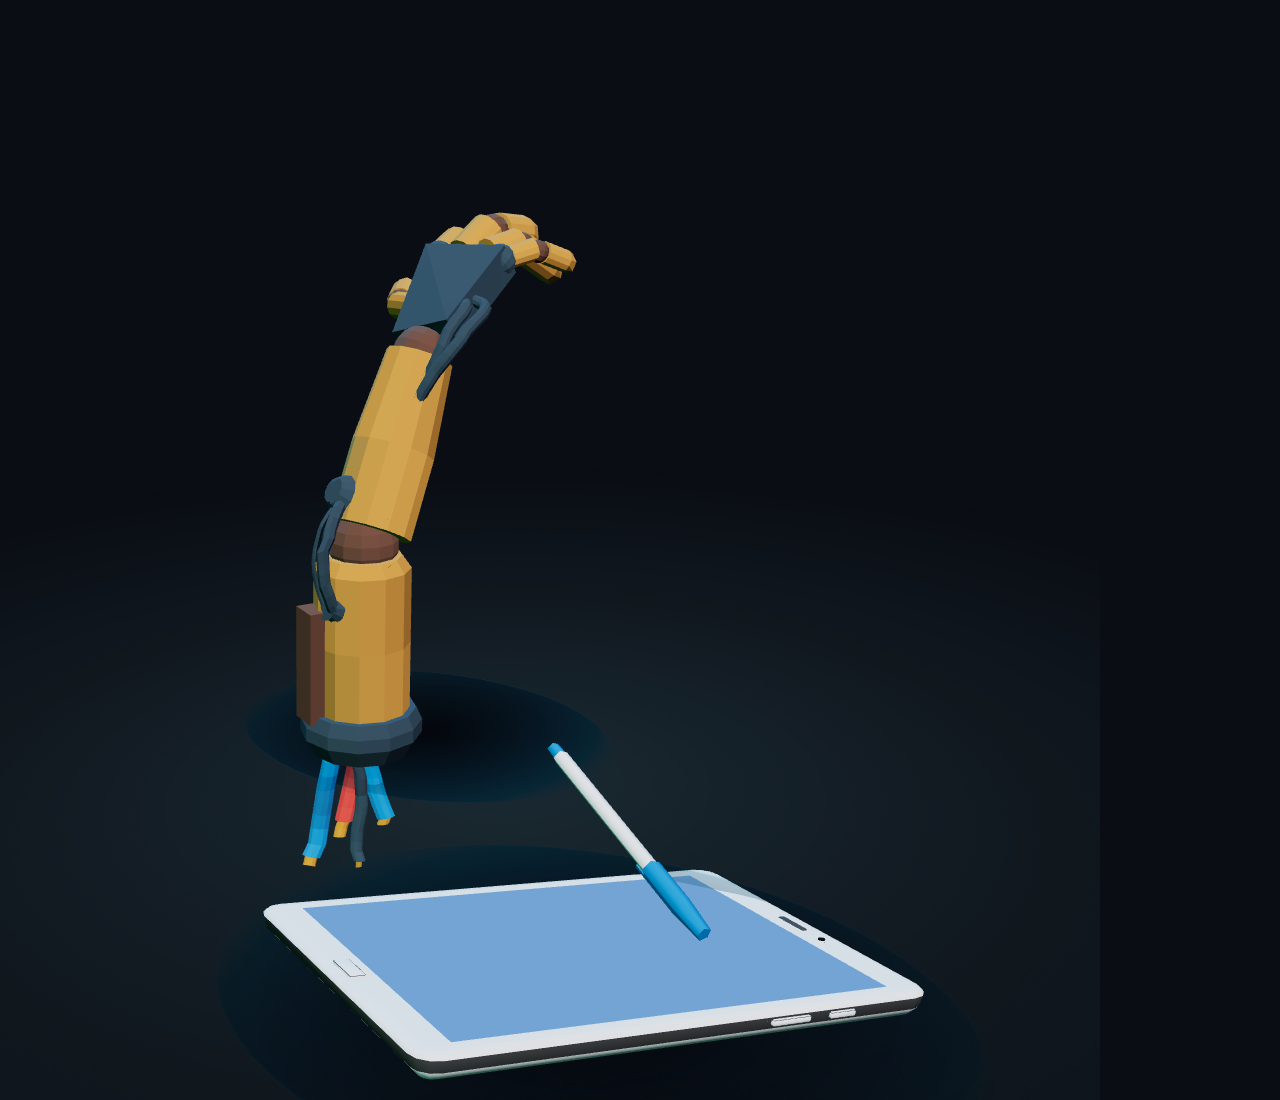
<file: make_poster.html>
<!DOCTYPE html>
<html lang="zh-CN">
<head>
<meta charset="UTF-8" /><title>poster</title>
<style>html,body{margin:0;background:#0a0d13;overflow:hidden}
#host{position:relative;width:1100px;height:1100px}
#c{display:block;width:1100px;height:1100px}</style>
<script type="importmap">
{ "imports": { "three": "./vendor/three/build/three.module.js" } }
</script>
</head>
<body>
<div id="host"><canvas id="c"></canvas></div>
<script type="module">
import { initScene3D } from "./scene3d.js";
const host = document.getElementById("host");
const canvas = document.getElementById("c");
const badge = document.createElement("span");
try {
  const scene = await initScene3D({ canvas, badge, poster: null, onStep: () => {} });
  scene.setProgress(0.45);
  await new Promise((r) => setTimeout(r, 3000));   // 等 lerp 收敛
  document.title = "ready";
} catch (e) {
  document.title = "error: " + e.message;
  console.error(e);
}
</script>
</body>
</html>
</file>
<file: style.css>
/* ==========================================================================
   reBot 采集端 · 站点样式
   配色与桌面 GUI 同一套：深色 + 青蓝强调，数字用等宽
   ========================================================================== */

:root {
  --bg: #0a0d13;
  --bg-2: #0d111a;
  --card: #121722;
  --card-2: #171d2a;
  --line: #232b3a;
  --text: #e6ebf4;
  --dim: #8b95a8;
  --faint: #5b6577;
  --accent: #3ac0ff;
  --ok: #39d98a;
  --warn: #f5c451;
  --bad: #ff6b6b;
  --radius: 14px;
  --maxw: 1180px;
  --font: -apple-system, BlinkMacSystemFont, "PingFang SC", "Hiragino Sans GB",
          "Helvetica Neue", "Microsoft YaHei", sans-serif;
  --mono: ui-monospace, "SF Mono", SFMono-Regular, Menlo, Monaco, "Cascadia Mono", monospace;
}

* { box-sizing: border-box; }
html { scroll-behavior: smooth; }
body {
  margin: 0; background: var(--bg); color: var(--text);
  font-family: var(--font); font-size: 16px; line-height: 1.65;
  -webkit-font-smoothing: antialiased; overflow-x: hidden;
}
h1, h2, h3 { line-height: 1.2; margin: 0 0 .5em; letter-spacing: -.01em; }
h1 { font-size: clamp(2.1rem, 5.6vw, 4.1rem); font-weight: 700; }
h2 { font-size: clamp(1.6rem, 3.4vw, 2.5rem); font-weight: 650; }
h3 { font-size: 1.08rem; font-weight: 620; }
p { margin: 0 0 1em; }
a { color: inherit; text-decoration: none; }
b, strong { color: #fff; font-weight: 640; }
code, pre, .mono { font-family: var(--mono); font-size: .86em; }
code { background: #1a2130; padding: .12em .42em; border-radius: 6px; color: #cfe6f7; }
::selection { background: rgba(58, 192, 255, .28); }

/* ── 顶部进度条 + 导航 ───────────────────────────────────────── */
.progress { position: fixed; inset: 0 0 auto; height: 2px; background: transparent; z-index: 60; }
.progress i { display: block; height: 100%; width: 0;
  background: linear-gradient(90deg, var(--accent), var(--ok)); box-shadow: 0 0 12px rgba(58,192,255,.6); }

.nav {
  position: fixed; top: 0; left: 0; right: 0; z-index: 50;
  display: flex; align-items: center; justify-content: space-between; gap: 20px;
  padding: 14px clamp(16px, 4vw, 44px);
  transition: background .35s, backdrop-filter .35s, border-color .35s;
  border-bottom: 1px solid transparent;
}
.nav.solid { background: rgba(10, 13, 19, .78); backdrop-filter: blur(14px) saturate(140%);
  border-bottom-color: var(--line); }
.brand { display: flex; align-items: center; gap: 10px; font-size: .98rem; }
.nav-links { display: flex; align-items: center; gap: clamp(10px, 2vw, 24px); font-size: .9rem; color: var(--dim); }
.nav-links a { position: relative; padding: 4px 0; transition: color .2s; }
.nav-links a::after { content: ""; position: absolute; left: 0; bottom: 0; height: 1px; width: 0;
  background: var(--accent); transition: width .28s cubic-bezier(.22,.7,.3,1); }
.nav-links a:hover { color: var(--text); }
.nav-links a:hover::after { width: 100%; }
.nav-cta { color: var(--accent) !important; border: 1px solid rgba(58,192,255,.35);
  padding: 5px 12px !important; border-radius: 999px; }
.nav-cta:hover { background: rgba(58,192,255,.1); }
.nav-cta::after { display: none; }

/* ── HERO ─────────────────────────────────────────────────────── */
.hero { position: relative; min-height: 100vh; display: flex; align-items: center;
  padding: clamp(96px, 14vh, 160px) clamp(16px, 5vw, 64px) clamp(60px, 10vh, 90px); overflow: hidden; }
.hero-canvas { position: absolute; inset: 0; width: 100%; height: 100%; }
.hero-glow { position: absolute; width: 62vw; height: 62vw; right: -14vw; top: -18vw; pointer-events: none;
  background: radial-gradient(circle at 50% 50%, rgba(58,192,255,.16), transparent 62%); filter: blur(10px); }
.hero-inner { position: relative; width: 100%; max-width: var(--maxw); margin: 0 auto;
  display: grid; grid-template-columns: 1.15fr .85fr; gap: clamp(28px, 5vw, 68px); align-items: center; }
[data-depth] { will-change: transform; }
.eyebrow { display: flex; align-items: center; gap: 9px; color: var(--dim);
  font-size: .86rem; letter-spacing: .06em; margin-bottom: 18px; }
.dot-live { width: 7px; height: 7px; border-radius: 50%; background: var(--ok);
  box-shadow: 0 0 0 0 rgba(57,217,138,.6); animation: pulse 2.4s infinite; }
@keyframes pulse { 70% { box-shadow: 0 0 0 9px rgba(57,217,138,0); } 100% { box-shadow: 0 0 0 0 rgba(57,217,138,0); } }
.lede { color: var(--dim); font-size: clamp(1rem, 1.35vw, 1.14rem); max-width: 46ch; }
.cta-row { display: flex; gap: 12px; flex-wrap: wrap; margin: 26px 0 34px; }
.btn { display: inline-flex; align-items: center; gap: 8px; border: 1px solid var(--line);
  background: var(--card-2); color: var(--text); padding: 11px 20px; border-radius: 10px;
  font-size: .95rem; cursor: pointer; transition: transform .15s, background .25s, border-color .25s, box-shadow .25s; }
.btn:hover { transform: translateY(-2px); }
.btn-primary { background: var(--accent); color: #04121c; border-color: transparent; font-weight: 620; }
.btn-primary:hover { box-shadow: 0 10px 30px -10px rgba(58,192,255,.7); }
.btn-ghost:hover { border-color: #33405a; background: #1d2534; }
.hero-stats { display: grid; grid-template-columns: repeat(4, minmax(0, 1fr)); gap: 10px; margin: 0; }
.hero-stats div { border-left: 1px solid var(--line); padding-left: 12px; }
.hero-stats dt { color: var(--faint); font-size: .74rem; letter-spacing: .04em; margin-bottom: 2px; }
.hero-stats dd { margin: 0; font-family: var(--mono); font-size: 1.3rem; font-weight: 600; }
.hero-stats i { font-style: normal; font-size: .72rem; color: var(--faint); margin-left: 3px; }

.hero-visual { position: relative; }
.hud-card { position: relative; background: linear-gradient(180deg, #141a26, #10151f);
  border: 1px solid var(--line); border-radius: 16px; padding: 16px 16px 12px;
  box-shadow: 0 30px 80px -40px rgba(0,0,0,.9), inset 0 1px 0 rgba(255,255,255,.03); }
.hud-head { display: flex; align-items: center; justify-content: space-between; gap: 10px; }
.hud-title { font-size: 1.02rem; font-weight: 620; }
.hud-badge { font-family: var(--mono); font-size: .72rem; color: #ffd9d9;
  background: #3a1620; border: 1px solid #6b2534; padding: 3px 9px; border-radius: 999px; }
.hud-msg { color: var(--dim); font-size: .76rem; margin: 8px 0 12px; }
.joints { display: grid; gap: 7px; }
.joint { display: grid; grid-template-columns: 84px 1fr 54px; align-items: center; gap: 10px; }
.joint span:first-child { color: var(--dim); font-size: .78rem; }
.joint .track { height: 6px; border-radius: 3px; background: #1a2130; overflow: hidden; }
.joint .fill { display: block; height: 100%; border-radius: 3px;
  background: linear-gradient(90deg, #2b8fd0, var(--accent)); transition: width .12s linear; }
.joint .val { font-family: var(--mono); font-size: .78rem; text-align: right; color: var(--text); }
.hud-foot { display: flex; gap: 14px; flex-wrap: wrap; margin-top: 14px; padding-top: 11px;
  border-top: 1px solid var(--line); color: var(--dim); font-size: .76rem; }
.hud-foot b { font-family: var(--mono); color: var(--text); }
.hud-foot .ok { color: var(--ok); }
.float-chip { position: absolute; background: rgba(18,23,34,.92); border: 1px solid var(--line);
  border-radius: 999px; padding: 6px 12px; font-size: .74rem; color: var(--dim);
  backdrop-filter: blur(6px); white-space: nowrap; animation: float 7s ease-in-out infinite; }
.chip-a { top: -20px; left: -14px; animation-delay: .1s; }
.chip-b { bottom: 74px; left: -84px; animation-delay: 1.4s; }
.chip-c { bottom: -20px; right: 12px; animation-delay: 2.6s; }
@keyframes float { 50% { transform: translateY(-9px); } }
.scroll-hint { position: absolute; left: 50%; bottom: 22px; transform: translateX(-50%);
  color: var(--faint); font-size: .76rem; display: flex; align-items: center; gap: 9px; }
.scroll-hint span { width: 1px; height: 26px; background: linear-gradient(var(--accent), transparent); }

/* ── 通用 section ─────────────────────────────────────────────── */
.section { position: relative; padding: clamp(64px, 11vh, 130px) clamp(16px, 5vw, 64px); }
.section > * { max-width: var(--maxw); margin-left: auto; margin-right: auto; }
.section-head { margin-bottom: clamp(26px, 4vh, 46px); }
.kicker { color: var(--accent); font-family: var(--mono); font-size: .78rem; letter-spacing: .12em; margin-bottom: 10px; }
.section-sub { color: var(--dim); max-width: 62ch; margin-bottom: 0; }

/* ── 卡片：悬停聚光 + 轻微倾斜 ─────────────────────────────────── */
.grid { display: grid; gap: 14px; }
.grid-2 { grid-template-columns: repeat(2, minmax(0, 1fr)); }
.grid-3 { grid-template-columns: repeat(3, minmax(0, 1fr)); }
.grid-4 { grid-template-columns: repeat(4, minmax(0, 1fr)); }
.card { position: relative; overflow: hidden; background: var(--card); border: 1px solid var(--line);
  border-radius: var(--radius); padding: 20px 18px; }
.card h3 { margin-bottom: .35em; }
.card p { color: var(--dim); font-size: .9rem; margin-bottom: .5em; }
.card-num { font-family: var(--mono); font-size: .72rem; color: var(--faint); display: block; margin-bottom: 10px; }
.card-foot { color: var(--faint) !important; font-size: .82rem !important; margin: 0 !important; }
.card[data-spot]::before { content: ""; position: absolute; inset: 0; border-radius: inherit;
  background: radial-gradient(280px circle at var(--mx, 50%) var(--my, 50%), rgba(58,192,255,.14), transparent 62%);
  opacity: 0; transition: opacity .3s; pointer-events: none; }
.card[data-spot]:hover::before { opacity: 1; }
.card.tilt { transition: transform .2s cubic-bezier(.22,.7,.3,1), border-color .3s; }
.card.tilt:hover { border-color: #2f3d55; }

/* ── 滚动 morph ───────────────────────────────────────────────── */
.section-morph { padding-bottom: 0; }
.morph-wrap { display: grid; grid-template-columns: 1fr 1fr; gap: clamp(20px, 4vw, 56px); position: relative; }
.morph-sticky { position: sticky; top: 16vh; height: 60vh; display: flex; flex-direction: column;
  align-items: center; justify-content: center; gap: 14px; }
.morph-stage { position: relative; width: min(420px, 80%); aspect-ratio: 1; }

/* 3D 舞台（现成模型：机械臂 + 数位板） */
.stage3d { position: relative; width: min(560px, 94%); aspect-ratio: 1 / 1; }
.stage3d canvas, .stage3d-poster { position: absolute; inset: 0; width: 100%; height: 100%;
  border-radius: 16px; }
.stage3d canvas { display: block; touch-action: none; }
.stage3d-poster { object-fit: contain; background: radial-gradient(60% 60% at 50% 55%, #131a26, transparent 70%); }
.stage3d-hint { position: absolute; right: 10px; top: 10px; margin: 0;
  font-size: .72rem; color: var(--faint); border: 1px solid var(--line); border-radius: 999px;
  padding: 3px 10px; background: rgba(10,13,19,.6); }
.stage3d-credit { color: var(--faint); font-size: .68rem; text-align: center; max-width: 46ch;
  line-height: 1.5; margin: 0; }
.morph-svg { width: 100%; height: 100%; overflow: visible; }
.morph-badge { position: absolute; left: 50%; bottom: -6px; transform: translateX(-50%);
  font-family: var(--mono); font-size: .78rem; color: var(--text); background: rgba(18,23,34,.9);
  border: 1px solid var(--line); padding: 5px 13px; border-radius: 999px; white-space: nowrap; }
.morph-steps { padding: 6vh 0 12vh; }
.morph-step { min-height: 46vh; display: flex; flex-direction: column; justify-content: center;
  opacity: .3; filter: saturate(.4); transition: opacity .5s, filter .5s; }
.morph-step.active { opacity: 1; filter: none; }
.step-kicker { color: var(--accent); font-family: var(--mono); font-size: .76rem; letter-spacing: .08em; }
.morph-step h3 { font-size: clamp(1.3rem, 2.2vw, 1.8rem); }
.morph-step ul { color: var(--dim); font-size: .92rem; padding-left: 1.1em; margin: 0; }
.morph-step li { margin-bottom: .5em; }

/* ── 滚动 3D 穿越 ─────────────────────────────────────────────── */
.section-fly { padding-bottom: 0; }
.fly { position: relative; height: 330vh; perspective: 1500px; perspective-origin: 50% 45%; }
.fly-stage { position: sticky; top: 16vh; height: 58vh; transform-style: preserve-3d; }
.fly-layer { position: absolute; inset: 0; margin: auto; max-width: 780px; height: min(100%, 470px);
  background: linear-gradient(180deg, rgba(20,26,38,.96), rgba(14,18,27,.96));
  border: 1px solid var(--line); border-radius: 18px; padding: clamp(20px, 3vw, 34px);
  transform-style: preserve-3d; backface-visibility: hidden;
  box-shadow: 0 40px 90px -50px #000; display: flex; flex-direction: column; justify-content: center; }
.fly-layer header { display: flex; align-items: baseline; justify-content: space-between;
  border-bottom: 1px solid var(--line); padding-bottom: 12px; margin-bottom: 16px; }
.fly-layer header span { font-size: 1.15rem; font-weight: 620; }
.fly-layer header i { font-style: normal; font-family: var(--mono); color: var(--faint); font-size: .8rem; }
.fly-layer h3 { font-size: clamp(1.4rem, 2.6vw, 2.1rem); }
.fly-layer p { color: var(--dim); }
.fly-layer ul { list-style: none; padding: 0; margin: 14px 0 0; display: flex; gap: 10px; flex-wrap: wrap; }
.fly-layer li { font-family: var(--mono); font-size: .76rem; color: var(--dim);
  border: 1px solid var(--line); border-radius: 999px; padding: 5px 12px; background: rgba(255,255,255,.02); }
.fly-hint { position: sticky; top: 76vh; margin: 0; text-align: center;
  color: var(--faint); font-size: .76rem; }

/* ── 拖拽物理 ─────────────────────────────────────────────────── */
.play-wrap { position: relative; background: var(--card); border: 1px solid var(--line);
  border-radius: var(--radius); padding: 14px; }
#playCanvas { display: block; width: 100%; aspect-ratio: 16 / 9; border-radius: 10px;
  background: radial-gradient(120% 120% at 50% 0%, #101725, #0a0d13 70%); cursor: grab; touch-action: none; }
#playCanvas.dragging { cursor: grabbing; }
.play-hud { display: flex; align-items: center; gap: 22px; flex-wrap: wrap; padding: 12px 4px 2px; }
.play-stat { color: var(--dim); font-size: .84rem; }
.play-stat b { font-family: var(--mono); font-size: 1.02rem; margin-left: 6px; }
.play-hud .btn { margin-left: auto; padding: 7px 14px; font-size: .84rem; }
.play-tip { color: var(--faint); font-size: .8rem; padding: 0 4px 2px; margin: 0; }

/* ── 部署形态：谁需要 Ubuntu ─────────────────────────────────── */
.deploy { display: grid; grid-template-columns: 1fr auto 1fr auto 1fr; align-items: stretch;
  gap: 10px; margin-bottom: clamp(28px, 6vh, 64px); }
.dep-box { background: var(--card); border: 1px solid var(--line); border-radius: var(--radius);
  padding: 15px 16px 14px; }
.dep-box header { display: flex; align-items: baseline; justify-content: space-between; gap: 8px;
  padding-bottom: 8px; border-bottom: 1px solid var(--line); }
.dep-box header span { font-weight: 620; }
.dep-box header i { font-style: normal; color: var(--faint); font-size: .72rem; font-family: var(--mono); }
.dep-role { margin: 11px 0 9px; font-family: var(--mono); font-size: .82rem; color: var(--accent); }
.dep-box ul { list-style: none; margin: 0; padding: 0; display: grid; gap: 7px; }
.dep-box li { color: var(--dim); font-size: .81rem; padding-left: 15px; position: relative; }
.dep-box li::before { content: "·"; position: absolute; left: 4px; color: var(--faint); }
.dep-box li.ok { color: var(--ok); }
.dep-box li.ok::before { content: "✓"; color: var(--ok); }
.dep-link { display: flex; flex-direction: column; align-items: center; justify-content: center;
  gap: 3px; min-width: 86px; color: var(--faint); font-size: .7rem; text-align: center; }
.dep-link::before { content: "↔"; color: var(--accent); font-size: 1.15rem; line-height: 1; }
.dep-link b { font-family: var(--mono); font-size: .76rem; color: var(--text); font-weight: 500; }

/* ── 表格 / 截图 / 树 ─────────────────────────────────────────── */
.data-table { width: 100%; border-collapse: collapse; font-size: .88rem; }
.data-table th { text-align: left; color: var(--dim); font-weight: 500; padding: 9px 12px 9px 0;
  white-space: nowrap; vertical-align: top; }
.data-table td { color: var(--text); padding: 9px 0; border-top: 1px solid var(--line); font-family: var(--mono); font-size: .84rem; }
.data-table tr:first-child td { border-top: none; }
.hl { color: var(--ok); }
.shots { margin-top: 14px; }
.shot { margin: 0; background: var(--card); border: 1px solid var(--line); border-radius: var(--radius);
  overflow: hidden; }
.shot img { display: block; width: 100%; height: auto; transition: transform .6s cubic-bezier(.22,.7,.3,1); }
.shot:hover img { transform: scale(1.035); }
.shot figcaption { padding: 12px 16px 14px; color: var(--dim); font-size: .84rem; border-top: 1px solid var(--line); }
.shot figcaption b { color: var(--text); }
.shot.small img { width: min(100%, 420px); margin: 0 auto; }
.shot img { cursor: zoom-in; }

/* 截图灯箱 */
.lightbox { position: fixed; inset: 0; z-index: 90; display: none; place-items: center;
  background: rgba(5, 7, 11, .9); backdrop-filter: blur(6px); padding: 3vh 3vw; }
.lightbox.open { display: grid; }
.lightbox img { max-width: 100%; max-height: 94vh; border-radius: 10px;
  border: 1px solid var(--line); box-shadow: 0 40px 100px -40px #000; }
.lightbox p { position: absolute; bottom: 2vh; left: 0; right: 0; text-align: center;
  color: var(--dim); font-size: .82rem; }
.tree { margin: 0; color: var(--dim); font-size: .8rem; line-height: 1.75; white-space: pre; overflow-x: auto; }

/* ── 边界 ─────────────────────────────────────────────────────── */
.limits { display: grid; gap: 10px; }
.limit { display: flex; align-items: flex-start; gap: 14px; background: var(--card);
  border: 1px solid var(--line); border-radius: 12px; padding: 14px 16px; }
.limit p { margin: 0; color: var(--dim); font-size: .9rem; }
.tag { flex: 0 0 auto; font-size: .74rem; padding: 3px 10px; border-radius: 999px; white-space: nowrap; }
.tag-do { color: var(--ok); background: rgba(57,217,138,.1); border: 1px solid rgba(57,217,138,.3); }
.tag-todo { color: var(--warn); background: rgba(245,196,81,.08); border: 1px solid rgba(245,196,81,.26); }

/* ── 页脚 ─────────────────────────────────────────────────────── */
.footer { border-top: 1px solid var(--line); padding: 40px clamp(16px, 5vw, 64px) 56px; margin-top: 40px; }
.footer-inner { max-width: var(--maxw); margin: 0 auto; display: grid; gap: 18px;
  grid-template-columns: 1fr auto; align-items: center; }
.footer-links { display: flex; gap: 18px; color: var(--dim); font-size: .9rem; }
.footer-links a:hover { color: var(--accent); }
.muted { color: var(--dim); margin: 0; }
.small { font-size: .8rem; grid-column: 1 / -1; }
.footer .muted { margin: 0; }

/* ── 滚动出场 ─────────────────────────────────────────────────── */
.reveal { opacity: 0; transform: translateY(26px); transition: opacity .8s cubic-bezier(.22,.7,.3,1),
  transform .8s cubic-bezier(.22,.7,.3,1); }
.reveal.in { opacity: 1; transform: none; }

/* ── 响应式 ───────────────────────────────────────────────────── */
@media (max-width: 1024px) {
  .hero-inner { grid-template-columns: 1fr; }
  .hero-visual { max-width: 520px; }
  .grid-4 { grid-template-columns: repeat(2, minmax(0, 1fr)); }
  .grid-3 { grid-template-columns: repeat(2, minmax(0, 1fr)); }
  .morph-wrap { grid-template-columns: 1fr; }
  .morph-sticky { top: 8vh; height: 42vh; }
  .morph-step { min-height: 30vh; }
  .nav-links a:not(.nav-cta) { display: none; }
  .deploy { grid-template-columns: 1fr; }
  .dep-link { min-width: 0; padding: 6px 0; }
  .dep-link::before { content: "↓"; }
}
@media (max-width: 640px) {
  .grid-2, .grid-3, .grid-4 { grid-template-columns: 1fr; }
  .hero-stats { grid-template-columns: repeat(2, minmax(0, 1fr)); gap: 14px; }
  .float-chip { display: none; }
  .footer-inner { grid-template-columns: 1fr; }
}

/* ── 尊重系统「减弱动态效果」 ──────────────────────────────────── */
@media (prefers-reduced-motion: reduce) {
  html { scroll-behavior: auto; }
  .reveal { opacity: 1; transform: none; transition: none; }
  .dot-live, .float-chip { animation: none; }
  .scroll-hint { display: none; }
  .morph-step { opacity: 1; filter: none; }
  .shot:hover img { transform: none; }
}
</file>
